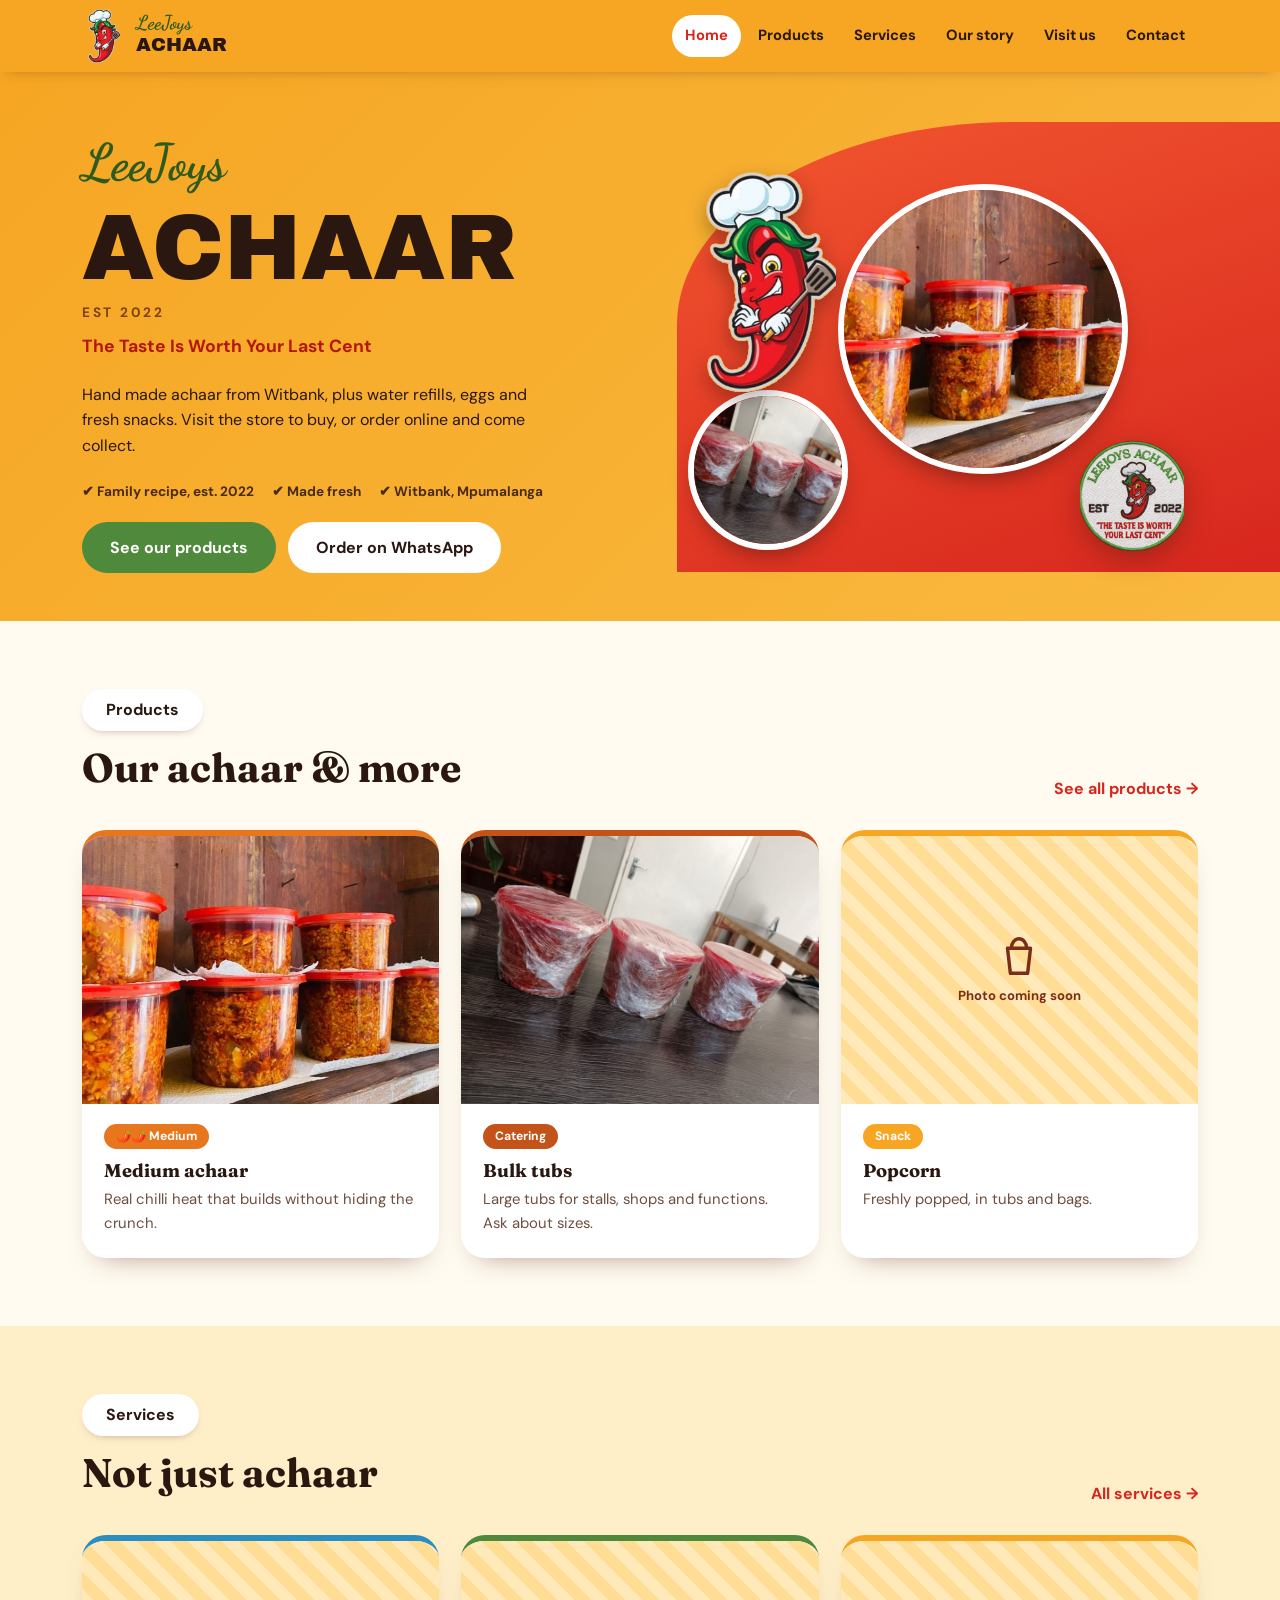
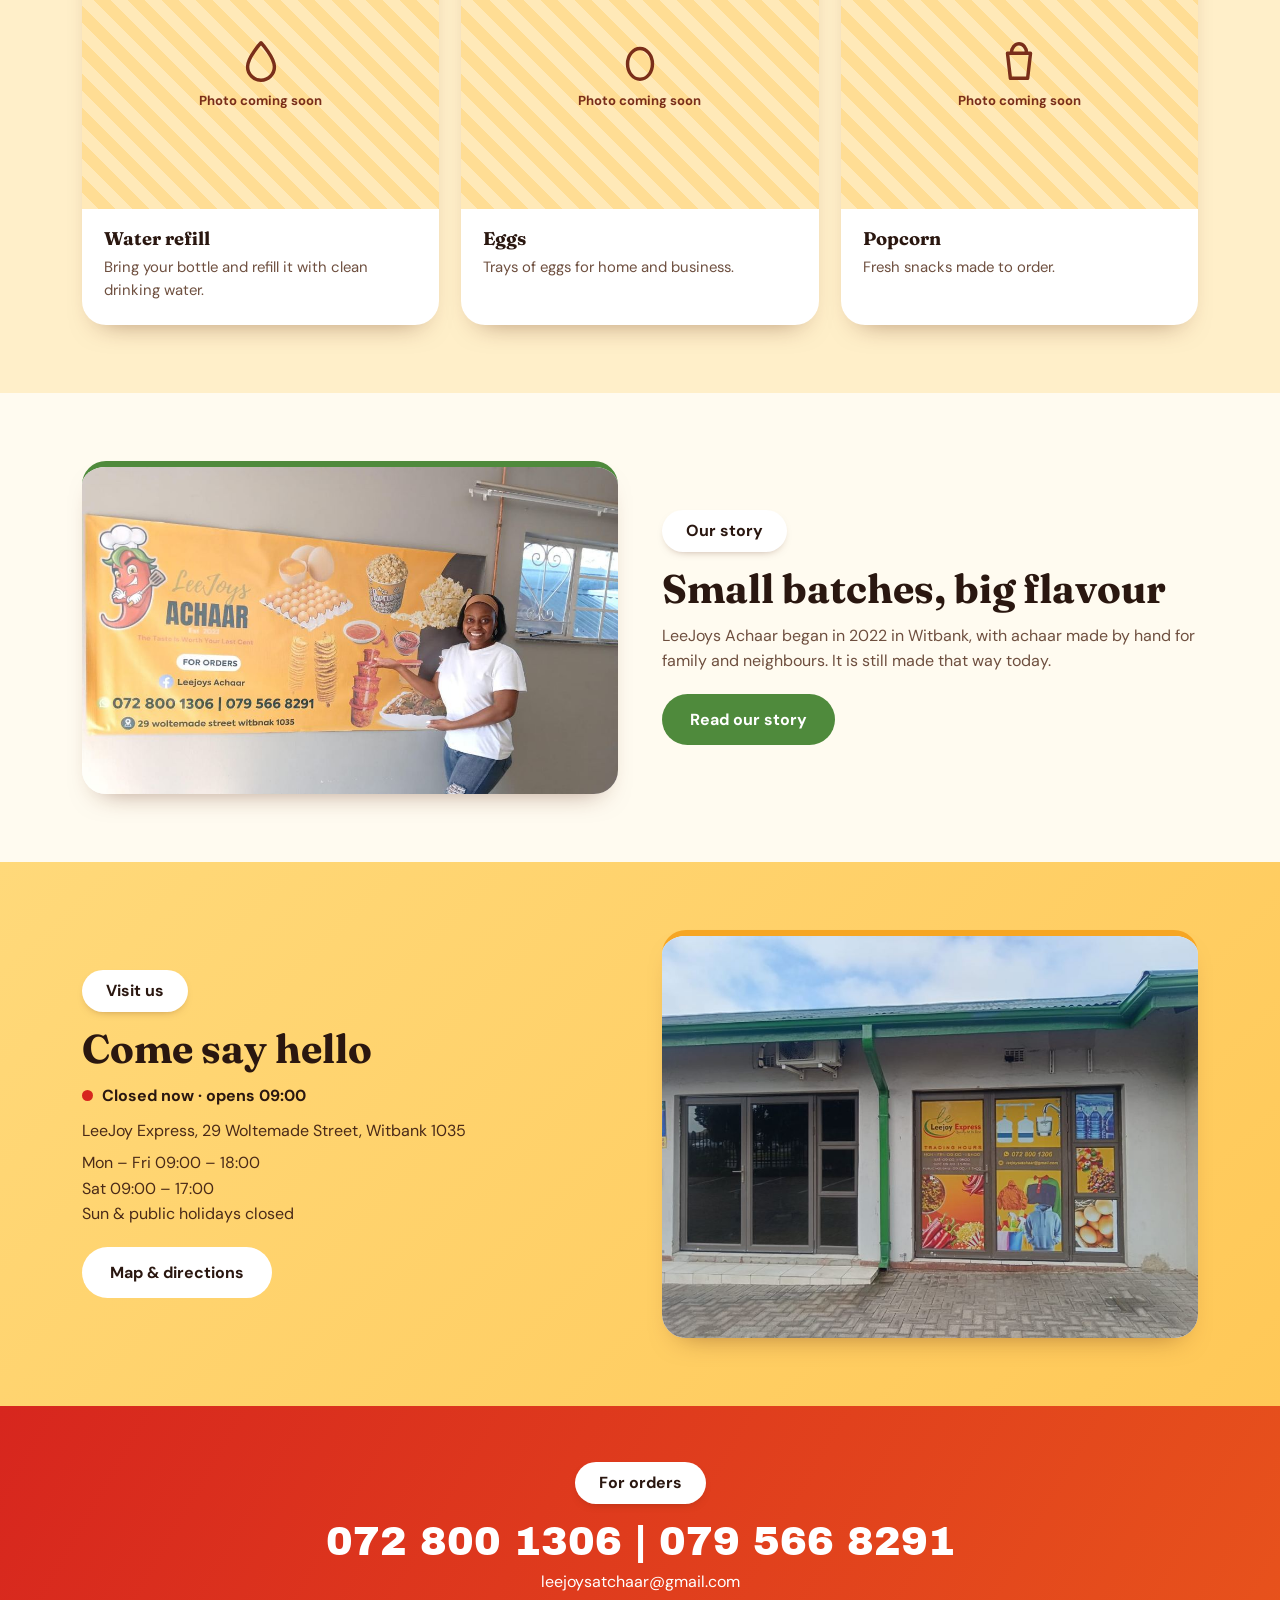
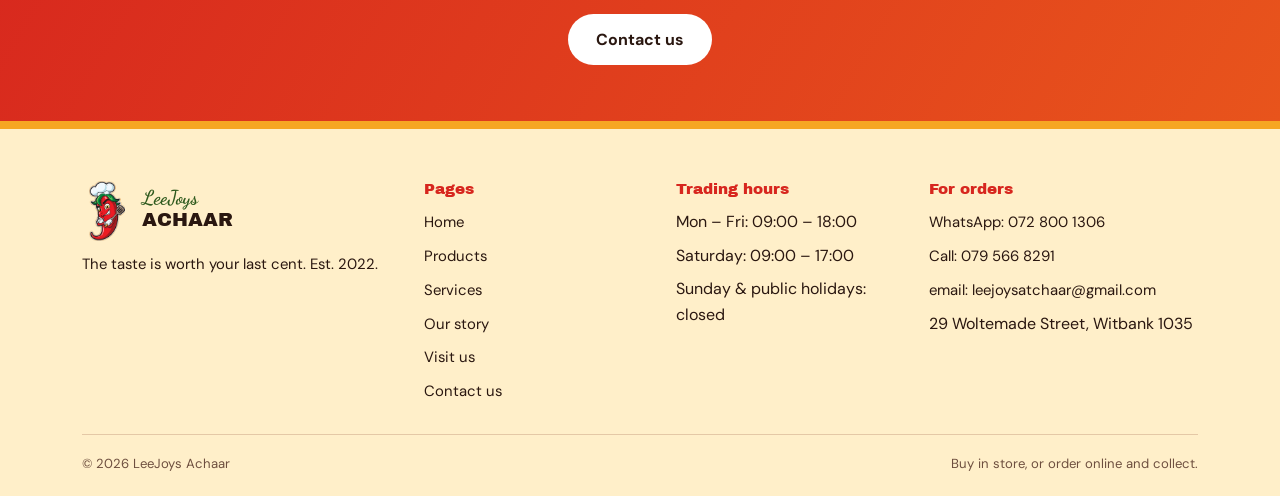
<file: index.html>
<!DOCTYPE html>
<html lang="en">
<head>
    <meta charset="UTF-8">
    <meta name="viewport" content="width=device-width, initial-scale=1, viewport-fit=cover">
    <title>LeeJoys Achaar — The taste is worth your last cent</title>
    <link href="https://fonts.googleapis.com/css2?family=Archivo+Black&family=Fraunces:opsz,wght@9..144,600;9..144,700&family=Dancing+Script:wght@600;700&family=DM+Sans:wght@400;500;700&display=swap" rel="stylesheet">
    <link rel="icon" href="images/mascot.png">
    <link rel="stylesheet" href="css/styles.css">
</head>
<body>
    <nav class="nav">
        <div class="wrap nav-in">
            <a class="logo" href="index.html">
                <img src="images/mascot.png" alt="LeeJoys Achaar chilli chef logo">
                <div>
                    <b>LeeJoys</b>
                    <span>ACHAAR</span>
                </div>
            </a>

            <ul class="links" id="links">
                <li><a href="index.html" class="on" aria-current="page">Home</a></li>
                <li><a href="products.html">Products</a></li>
                <li><a href="services.html">Services</a></li>
                <li><a href="story.html">Our story</a></li>
                <li><a href="visit.html">Visit us</a></li>
                <li><a href="contact.html">Contact</a></li>
            </ul>

            <button class="burger" id="burger" aria-label="Menu" aria-expanded="false">☰</button>
        </div>
    </nav>

    <main class="page" id="main">
        <section class="hero">
            <div class="wrap hero-g">
                <div>
                    <!-- <span class="htag">
                        <i></i>Small-batch &amp; handmade in Witbank
                    </span> -->
                    <span class="script">LeeJoys</span>
                    <h1>ACHAAR</h1>
                    <div class="est">EST 2022</div>
                    <p class="tagline">The Taste Is Worth Your Last Cent</p>

                    <p style="max-width:44ch;margin-bottom:22px">Hand made achaar from Witbank, plus water refills, eggs and fresh snacks. Visit the store to buy, or order online and come collect.</p>

                    <div class="trust">
                        <span>✔ Family recipe, est. 2022</span>
                        <span>✔ Made fresh</span>
                        <span>✔ Witbank, Mpumalanga</span>
                    </div>

                    <p style="display:none"></p>

                    <div class="btns">
                        <a class="btn b-brown" href="products.html">See our products</a>
                        <a class="btn b-white" href="https://wa.me/27728001306?text=Hi%20LeeJoys%20Achaar%2C%20I%27d%20like%20to%20place%20an%20order." target="_blank" rel="noopener">Order on WhatsApp</a>
                    </div>
                </div>

                <div class="bw">
                    <div class="blob"></div>
                    <div class="circ c1">
                        <img src="images/main.jpg" alt="Tubs of LeeJoys Achaar">
                    </div>
                    <div class="circ c2">
                        <img src="images/bulk.jpg" alt="Wrapped bulk achaar tubs">
                    </div>
                    <img class="mas" src="images/mascot.png" alt="">
                    <img class="seal" src="images/patch.png" alt="LeeJoys Achaar est. 2022 badge">
                </div>
            </div>
        </section>

        <section class="sec">
            <div class="wrap">
                <div class="head">
                    <div>
                        <span class="pill">Products</span>
                        <h2 class="h2">Our achaar &amp; more</h2>
                    </div>
                    <a class="more" href="products.html">See all products →</a>
                </div>

                <div class="grid g3" id="hp-prod">
                    <div class="card" style="--c:#E8761C">
                        <div class="ph">
                            <img src="images/main.jpg" alt="Medium achaar">
                        </div>
                        <div class="bd">
                            <span class="tag">🌶️🌶️ Medium</span>
                            <h3>Medium achaar</h3>
                            <p>Real chilli heat that builds without hiding the crunch.</p>
                        </div>
                    </div>

                    <div class="card" style="--c:var(--brown)">
                        <div class="ph">
                            <img src="images/bulk.jpg" alt="Bulk tubs">
                        </div>
                        <div class="bd">
                            <span class="tag">Catering</span>
                            <h3>Bulk tubs</h3>
                            <p>Large tubs for stalls, shops and functions. Ask about sizes.</p>
                        </div>
                    </div>

                    <div class="card" style="--c:var(--orange)">
                        <div class="ph">
                            <div class="soon">
                                <svg viewBox="0 0 24 24" fill="none" stroke="currentColor" stroke-width="1.8" stroke-linecap="round" stroke-linejoin="round">
                                    <path d="M6 8h12l-1.500 13h-9zM8 8c0-3 2-5 4-5s4 2 4 5"/>
                                </svg>
                                Photo coming soon
                            </div>
                        </div>
                        <div class="bd">
                            <span class="tag">Snack</span>
                            <h3>Popcorn</h3>
                            <p>Freshly popped, in tubs and bags.</p>
                        </div>
                    </div>
                </div>
            </div>
        </section>

        <section class="sec alt">
            <div class="wrap">
                <div class="head">
                    <div>
                        <span class="pill">Services</span>
                        <h2 class="h2">Not just achaar</h2>
                    </div>
                    <a class="more" href="services.html">All services →</a>
                </div>

                <div class="grid g3" id="hp-serv">
                    <div class="card" style="--c:#2A8FBF">
                        <div class="ph">
                            <div class="soon">
                                <svg viewBox="0 0 24 24" fill="none" stroke="currentColor" stroke-width="1.8" stroke-linecap="round" stroke-linejoin="round">
                                    <path d="M12 2.500S5 10 5 15a7 7 0 0014 0c0-5-7-12.500-7-12.500z"/>
                                </svg>
                                Photo coming soon
                            </div>
                        </div>
                        <div class="bd">
                            <h3>Water refill</h3>
                            <p>Bring your bottle and refill it with clean drinking water.</p>
                        </div>
                    </div>

                    <div class="card" style="--c:var(--green)">
                        <div class="ph">
                            <div class="soon">
                                <svg viewBox="0 0 24 24" fill="none" stroke="currentColor" stroke-width="1.8" stroke-linecap="round" stroke-linejoin="round">
                                    <ellipse cx="12" cy="13.500" rx="6.500" ry="8"/>
                                </svg>
                                Photo coming soon
                            </div>
                        </div>
                        <div class="bd">
                            <h3>Eggs</h3>
                            <p>Trays of eggs for home and business.</p>
                        </div>
                    </div>

                    <div class="card" style="--c:var(--orange)">
                        <div class="ph">
                            <div class="soon">
                                <svg viewBox="0 0 24 24" fill="none" stroke="currentColor" stroke-width="1.8" stroke-linecap="round" stroke-linejoin="round">
                                    <path d="M6 8h12l-1.500 13h-9zM8 8c0-3 2-5 4-5s4 2 4 5"/>
                                </svg>
                                Photo coming soon
                            </div>
                        </div>
                        <div class="bd">
                            <h3>Popcorn <!--&amp; potato twisters--></h3>
                            <p>Fresh snacks made to order.</p>
                        </div>
                    </div>
                </div>
            </div>
        </section>

        <section class="sec">
            <div class="wrap split">
                <div class="card" style="--c:var(--green)">
                    <img src="images/owner.jpg" alt="LeeJoys Achaar owner beside the shop banner">
                </div>

                <div>
                    <span class="pill">Our story</span>
                    <h2 class="h2">Small batches, big flavour</h2>
                    <p class="lead">LeeJoys Achaar began in 2022 in Witbank, with achaar made by hand for family and neighbours. It is still made that way today.</p>
                    <a class="btn b-green" href="story.html" style="margin-top:8px">Read our story</a>
                </div>
            </div>
        </section>

        <section class="sec brownbox">
            <div class="wrap split">
                <div>
                    <span class="pill">Visit us</span>
                    <h2 class="h2">Come say hello</h2>

                    <div class="status">
                        <span class="dot" data-dot></span>
                        <span data-st>Checking hours…</span>
                    </div>

                    <p class="lead" style="margin-bottom:6px">LeeJoy Express, 29 Woltemade Street, Witbank 1035</p>
                    <p class="lead">Mon – Fri 09:00 – 18:00
                        <br>Sat 09:00 – 17:00
                        <br>Sun &amp; public holidays closed</p>
                    <a class="btn b-white" href="visit.html" style="margin-top:8px">Map &amp; directions</a>
                </div>

                <div class="card" style="--c:var(--orange)">
                    <img src="images/store.jpg" alt="LeeJoy Express shopfront">
                </div>
            </div>
        </section>

        <section class="band">
            <div class="wrap">
                <span class="pill">For orders</span>
                <div class="nums">
                    <a href="tel:+27728001306">072 800 1306</a> |
                    <a href="tel:+27795668291">079 566 8291</a>
                </div>
                <p style="margin:0 0 20px">leejoysatchaar@gmail.com</p>
                <a class="btn b-white" href="contact.html">Contact us</a>
            </div>
        </section>
    </main>

    <footer>
        <div class="wrap">
            <div class="fg">
                <div>
                    <div class="logo" style="margin-bottom:12px">
                        <img src="images/mascot.png" alt="" style="width:50px;height:60px">
                        <div>
                            <b style="color:#2F5A1E">LeeJoys</b>
                            <span style="color:var(--fx)">ACHAAR</span>
                        </div>
                    </div>
                    <p style="font-size:.93rem;max-width:30ch">The taste is worth your last cent. Est. 2022.</p>
                </div>

                <div>
                    <h4>Pages</h4>
                    <ul>
                        <li><a href="index.html">Home</a></li>
                        <li><a href="products.html">Products</a></li>
                        <li><a href="services.html">Services</a></li>
                        <li><a href="story.html">Our story</a></li>
                        <li><a href="visit.html">Visit us</a></li>
                        <li><a href="contact.html">Contact us</a></li>
                    </ul>
                </div>

                <div>
                    <h4>Trading hours</h4>
                    <ul>
                        <li>Mon – Fri: 09:00 – 18:00</li>
                        <li>Saturday: 09:00 – 17:00</li>
                        <li>Sunday &amp; public holidays: closed</li>
                    </ul>
                </div>

                <div>
                    <h4>For orders</h4>
                    <ul>
                        <li><a href="https://wa.me/27728001306">WhatsApp: 072 800 1306</a></li>
                        <li><a href="tel:+27795668291">Call: 079 566 8291</a></li>
                        <li><a href="mailto:leejoysatchaar@gmail.com">email: leejoysatchaar@gmail.com</a></li>
                        <li>29 Woltemade Street, Witbank 1035</li>
                    </ul>
                </div>
            </div>

            <div class="fb">
                <span>© 2026 LeeJoys Achaar</span>
                <span>Buy in store, or order online and collect.</span>
            </div>
        </div>
    </footer>

    <!-- <a class="wa" href="https://wa.me/27728001306" target="_blank" rel="noopener" aria-label="WhatsApp us">
        <svg viewBox="0 0 24 24" fill="currentColor">
            <path d="M12 2a10 10 0 00-8.6 15L2 22l5.1-1.3A10 10 0 1012 2zm5 13.6c-.2.6-1.2 1.1-1.7 1.2-.4.1-1 .1-1.6-.1-2.8-1.1-4.500-3.800-4.600-4-.1-.2-1-1.300-1-2.500s.6-1.800.9-2h.5c.2 0 .4 0 .6.5l.8 2-.3.5-.4.4c.2.4 1 1.800 2.500 2.500l.8-1c.2-.3.4-.2.6-.1l1.900.9c.3.1.5.2.5.3z"/>
        </svg>
    </a> -->

    <script src="js/main.js"></script>
</body>
</html>
</file>
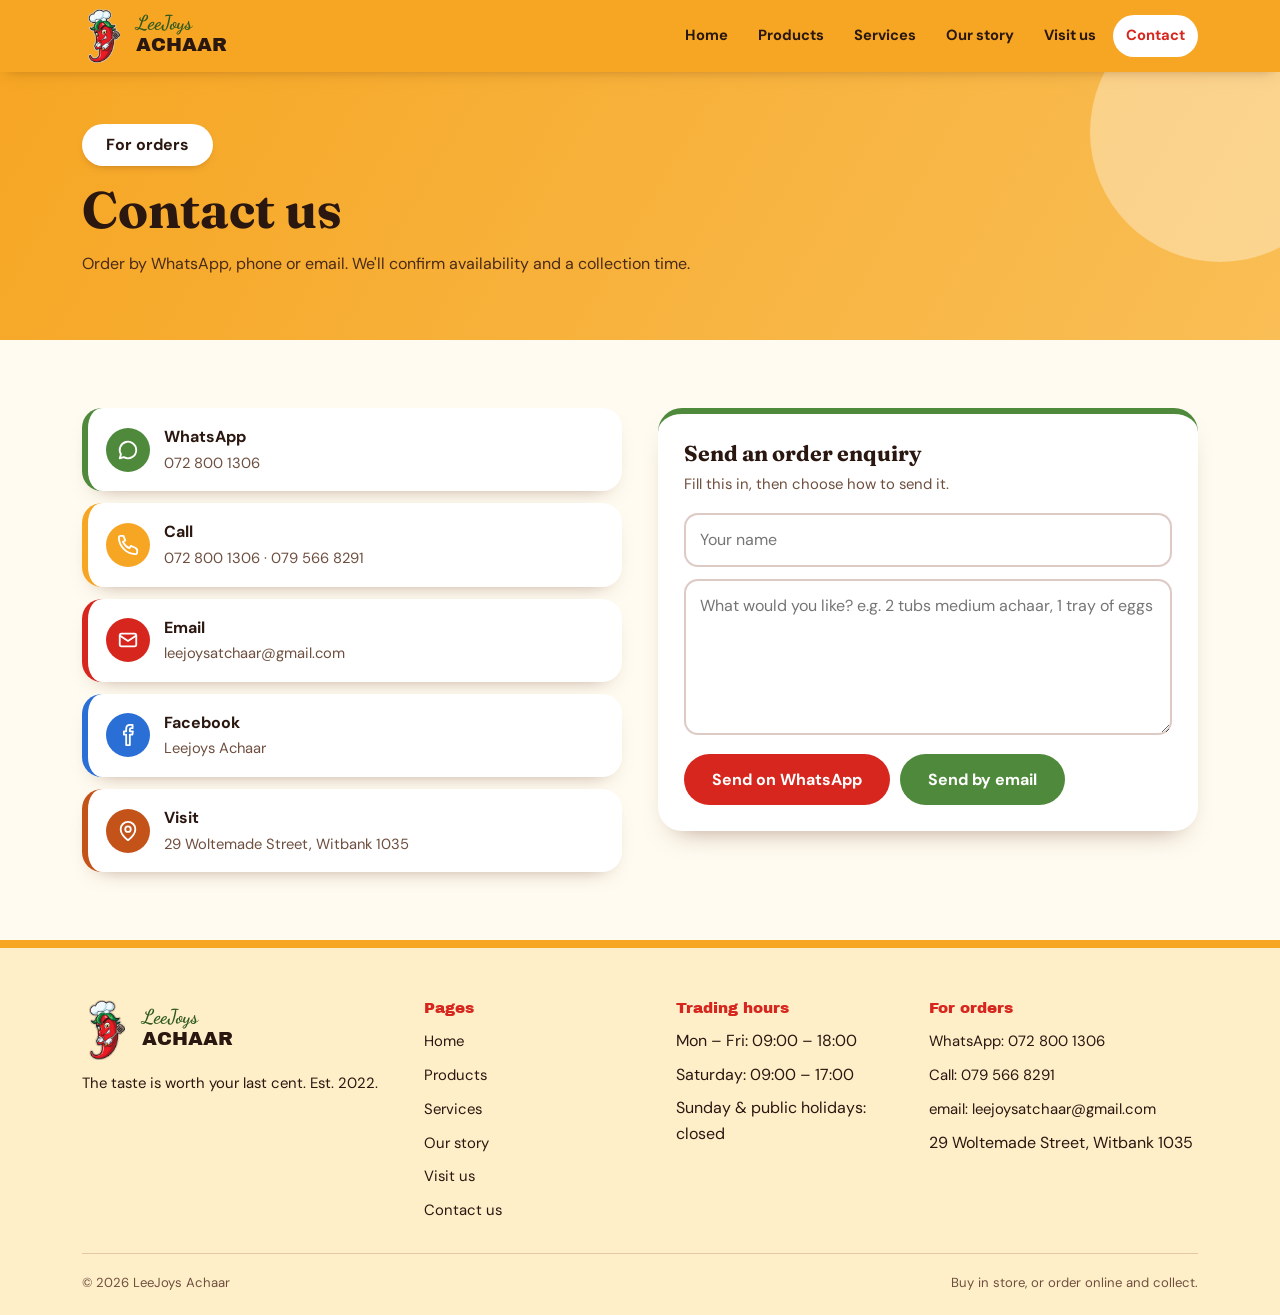
<file: contact.html>
<!DOCTYPE html>
<html lang="en">
<head>
    <meta charset="UTF-8">
    <meta name="viewport" content="width=device-width, initial-scale=1, viewport-fit=cover">
    <title>Contact us — LeeJoys Achaar</title>
    <link href="https://fonts.googleapis.com/css2?family=Archivo+Black&family=Fraunces:opsz,wght@9..144,600;9..144,700&family=Dancing+Script:wght@600;700&family=DM+Sans:wght@400;500;700&display=swap" rel="stylesheet">
    <link rel="icon" href="images/mascot.png">
    <link rel="stylesheet" href="css/styles.css">
</head>
<body>
    <nav class="nav">
        <div class="wrap nav-in">
            <a class="logo" href="index.html">
                <img src="images/mascot.png" alt="LeeJoys Achaar chilli chef logo">
                <div>
                    <b>LeeJoys</b>
                    <span>ACHAAR</span>
                </div>
            </a>

            <ul class="links" id="links">
                <li><a href="index.html">Home</a></li>
                <li><a href="products.html">Products</a></li>
                <li><a href="services.html">Services</a></li>
                <li><a href="story.html">Our story</a></li>
                <li><a href="visit.html">Visit us</a></li>
                <li><a href="contact.html" class="on" aria-current="page">Contact</a></li>
            </ul>

            <button class="burger" id="burger" aria-label="Menu" aria-expanded="false">☰</button>
        </div>
    </nav>

    <main class="page" id="main">
        <section class="ph-hero">
            <div class="wrap">
                <span class="pill">For orders</span>
                <h1 class="h2" style="font-size:clamp(2rem,5vw,3.2rem)">Contact us</h1>
                <p class="lead" style="color:#4a2a18">Order by WhatsApp, phone or email. We'll confirm availability and a collection time.</p>
            </div>
        </section>

        <section class="sec">
            <div class="wrap split" style="align-items:start;gap:36px">
                <div class="rows" id="ct-rows">
                    <a class="row" style="--c:var(--green)" href="https://wa.me/27728001306" target="_blank" rel="noopener">
                        <i>
                            <svg viewBox="0 0 24 24" fill="none" stroke="currentColor" stroke-width="2" stroke-linecap="round" stroke-linejoin="round">
                                <path d="M21 12a9 9 0 01-13.500 7.800L3 21l1.300-4.400A9 9 0 1121 12z"/>
                            </svg>
                        </i>
                        <div>
                            <b>WhatsApp</b>
                            <span>072 800 1306</span>
                        </div>
                    </a>

                    <a class="row" style="--c:var(--orange)" href="tel:+27728001306">
                        <i>
                            <svg viewBox="0 0 24 24" fill="none" stroke="currentColor" stroke-width="2" stroke-linecap="round" stroke-linejoin="round">
                                <path d="M22 17v3a2 2 0 01-2.200 2A19 19 0 012 4.200 2 2 0 014 2h3l2 5-2.500 1.500a14 14 0 007 7L15 13l5 2z"/>
                            </svg>
                        </i>
                        <div>
                            <b>Call</b>
                            <span>072 800 1306 · 079 566 8291</span>
                        </div>
                    </a>

                    <a class="row" style="--c:var(--red)" href="mailto:leejoysatchaar@gmail.com">
                        <i>
                            <svg viewBox="0 0 24 24" fill="none" stroke="currentColor" stroke-width="2" stroke-linecap="round" stroke-linejoin="round">
                                <rect x="3" y="5" width="18" height="14" rx="2"/>
                                <path d="M3 7l9 6 9-6"/>
                            </svg>
                        </i>
                        <div>
                            <b>Email</b>
                            <span>leejoysatchaar@gmail.com</span>
                        </div>
                    </a>

                    <a class="row" style="--c:#2A6FD6" href="https://www.facebook.com/profile.php?id=100091390684031" target="_blank" rel="noopener">
                        <i>
                            <svg viewBox="0 0 24 24" fill="none" stroke="currentColor" stroke-width="2" stroke-linecap="round" stroke-linejoin="round">
                                <path d="M14 8V6c0-1 .3-1.500 1.600-1.500H17V1h-2.800C11 1 10 3 10 5.500V8H7.500v3.500H10V23h4V11.500h2.800L17.300 8z"/>
                            </svg>
                        </i>
                        <div>
                            <b>Facebook</b>
                            <span>Leejoys Achaar</span>
                        </div>
                    </a>

                    <a class="row" style="--c:var(--brown)" href="visit.html">
                        <i>
                            <svg viewBox="0 0 24 24" fill="none" stroke="currentColor" stroke-width="2" stroke-linecap="round" stroke-linejoin="round">
                                <path d="M12 22s8-6 8-12a8 8 0 00-16 0c0 6 8 12 8 12z"/>
                                <circle cx="12" cy="10" r="3"/>
                            </svg>
                        </i>
                        <div>
                            <b>Visit</b>
                            <span>29 Woltemade Street, Witbank 1035</span>
                        </div>
                    </a>
                </div>

                <div class="card" style="--c:var(--green)">
                    <div class="bd" style="padding:26px">
                        <h3 style="font-size:1.35rem;margin-bottom:6px">Send an order enquiry</h3>
                        <p style="margin-bottom:16px">Fill this in, then choose how to send it.</p>

                        <input class="field" id="fName" placeholder="Your name" autocomplete="name">

                        <textarea class="field" id="fMsg" rows="5" placeholder="What would you like? e.g. 2 tubs medium achaar, 1 tray of eggs"></textarea>

                        <div style="display:flex;flex-wrap:wrap;gap:10px">
                            <button class="btn b-red" id="sendWa">Send on WhatsApp</button>
                            <button class="btn b-brown" id="sendMail">Send by email</button>
                        </div>
                    </div>
                </div>
            </div>
        </section>
    </main>

    <footer>
        <div class="wrap">
            <div class="fg">
                <div>
                    <div class="logo" style="margin-bottom:12px">
                        <img src="images/mascot.png" alt="" style="width:50px;height:60px">
                        <div>
                            <b style="color:#2F5A1E">LeeJoys</b>
                            <span style="color:var(--fx)">ACHAAR</span>
                        </div>
                    </div>
                    <p style="font-size:.93rem;max-width:30ch">The taste is worth your last cent. Est. 2022.</p>
                </div>

                <div>
                    <h4>Pages</h4>
                    <ul>
                        <li><a href="index.html">Home</a></li>
                        <li><a href="products.html">Products</a></li>
                        <li><a href="services.html">Services</a></li>
                        <li><a href="story.html">Our story</a></li>
                        <li><a href="visit.html">Visit us</a></li>
                        <li><a href="contact.html">Contact us</a></li>
                    </ul>
                </div>

                <div>
                    <h4>Trading hours</h4>
                    <ul>
                        <li>Mon – Fri: 09:00 – 18:00</li>
                        <li>Saturday: 09:00 – 17:00</li>
                        <li>Sunday &amp; public holidays: closed</li>
                    </ul>
                </div>

                <div>
                    <h4>For orders</h4>
                    <ul>
                        <li><a href="https://wa.me/27728001306">WhatsApp: 072 800 1306</a></li>
                        <li><a href="tel:+27795668291">Call: 079 566 8291</a></li>
                        <li><a href="mailto:leejoysatchaar@gmail.com">email: leejoysatchaar@gmail.com</a></li>
                        <li>29 Woltemade Street, Witbank 1035</li>
                    </ul>
                </div>
            </div>

            <div class="fb">
                <span>© 2026 LeeJoys Achaar</span>
                <span>Buy in store, or order online and collect.</span>
            </div>
        </div>
    </footer>
<!-- 
    <a class="wa" href="https://wa.me/27728001306" target="_blank" rel="noopener" aria-label="WhatsApp us">
        <svg viewBox="0 0 24 24" fill="currentColor">
            <path d="M12 2a10 10 0 00-8.6 15L2 22l5.1-1.3A10 10 0 1012 2zm5 13.6c-.2.6-1.2 1.1-1.7 1.2-.4.1-1 .1-1.6-.1-2.8-1.1-4.500-3.800-4.600-4-.1-.2-1-1.300-1-2.500s.6-1.800.9-2h.5c.2 0 .4 0 .6.5l.8 2-.3.5-.4.4c.2.4 1 1.800 2.500 2.500l.8-1c.2-.3.4-.2.6-.1l1.900.9c.3.1.5.2.5.3z"/>
        </svg>
    </a> -->

    <script src="js/main.js"></script>
</body>
</html>
</file>
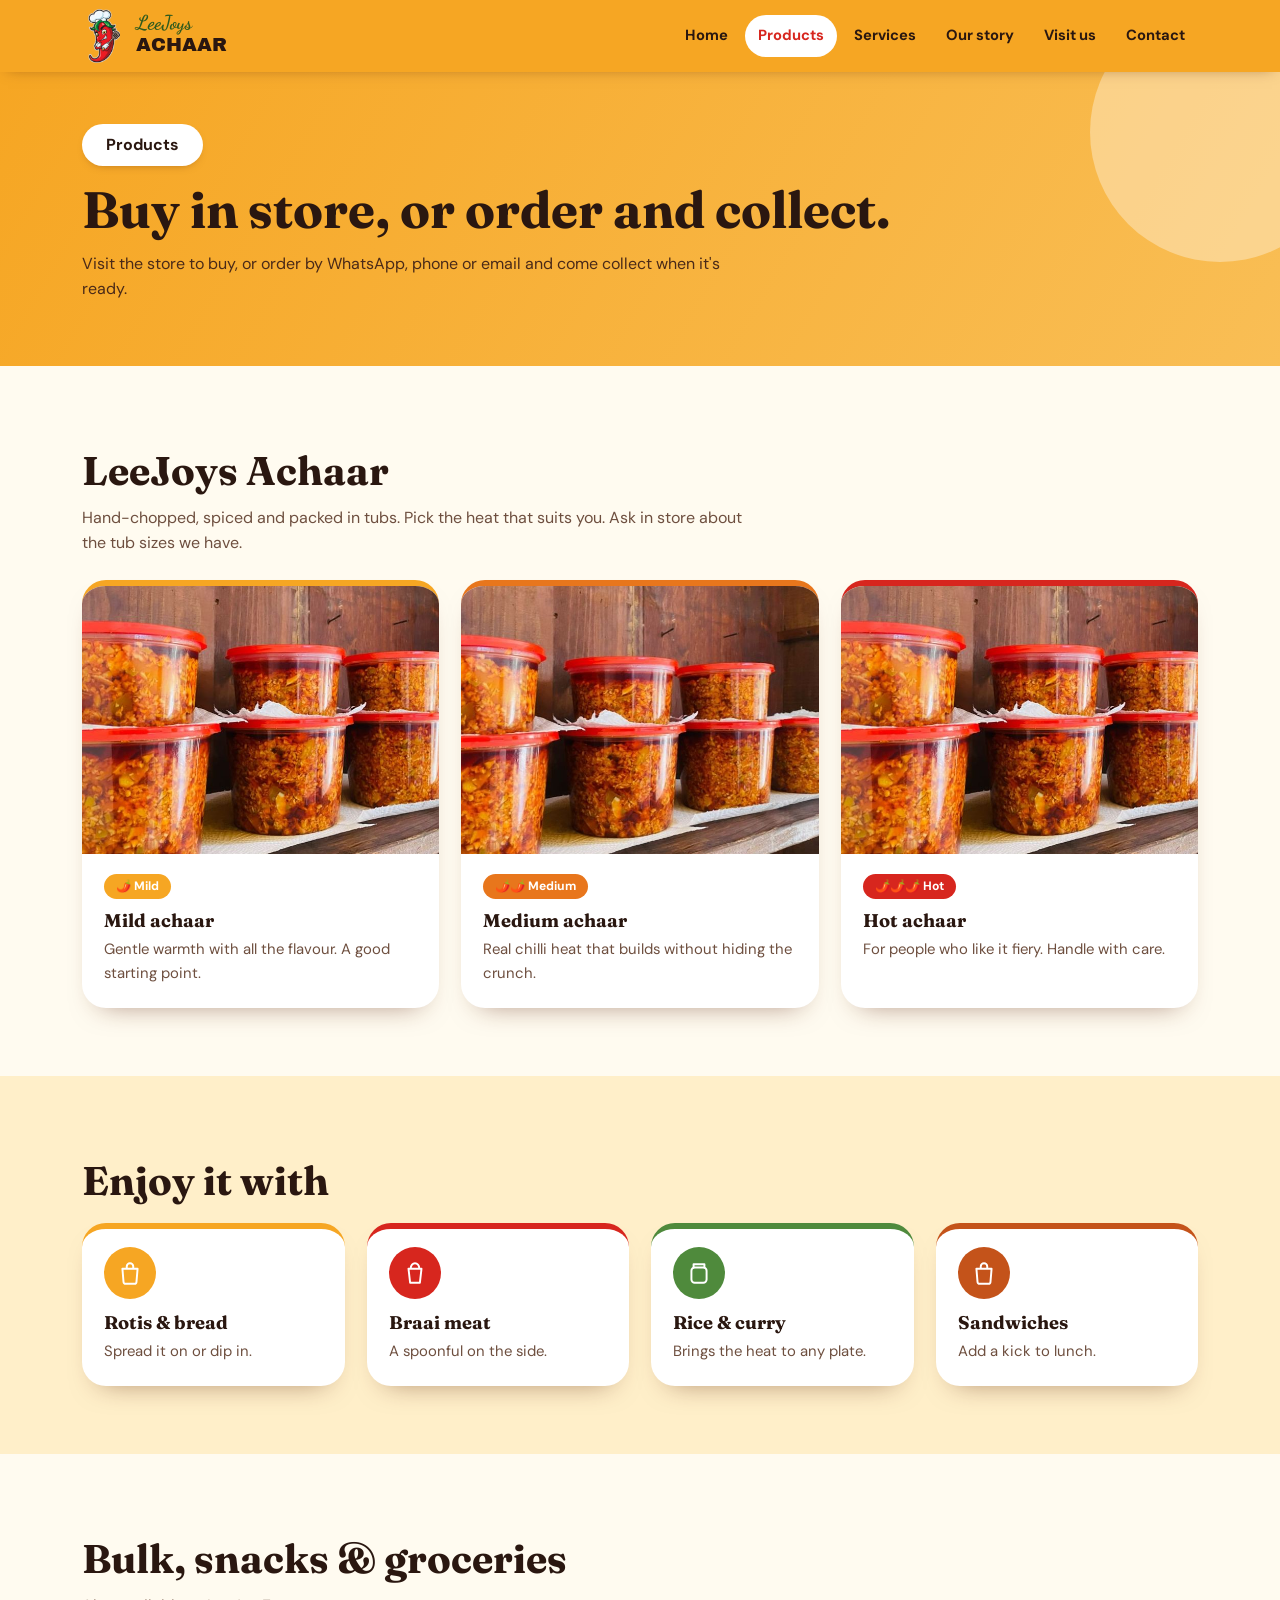
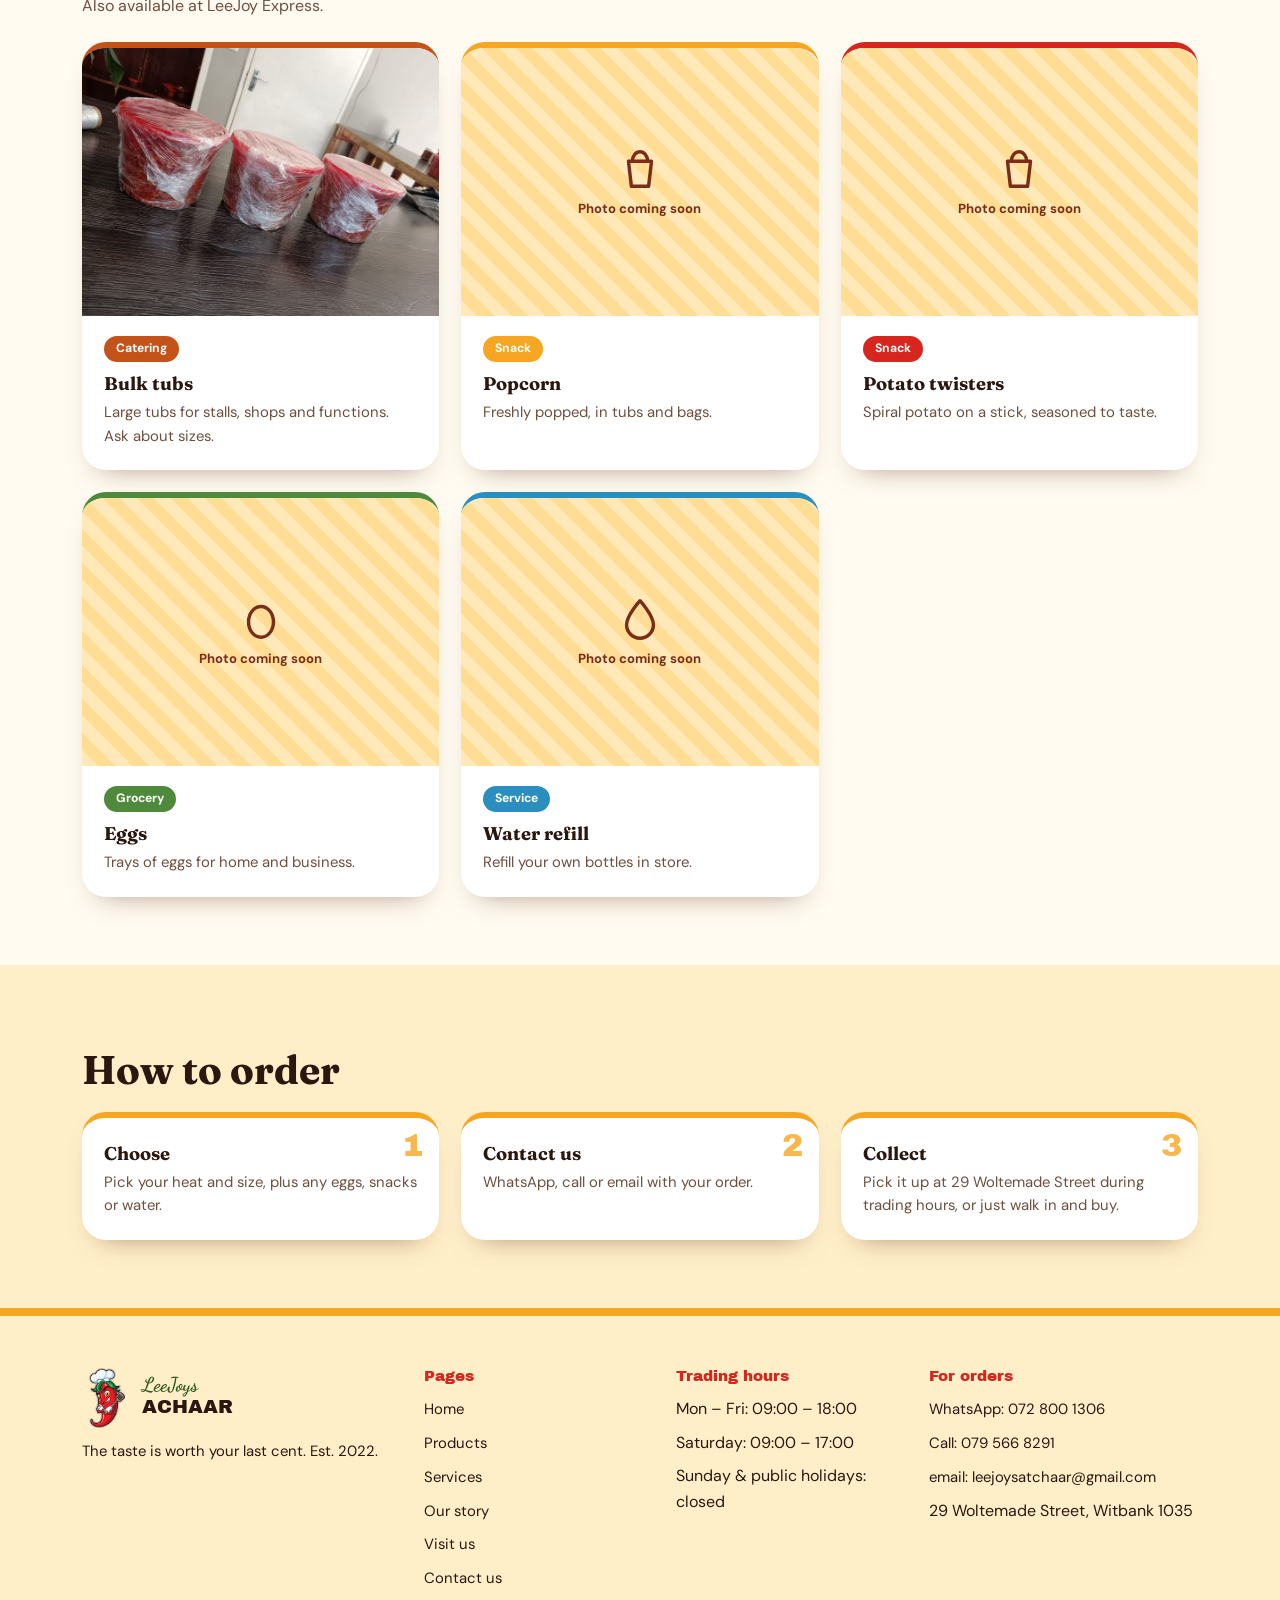
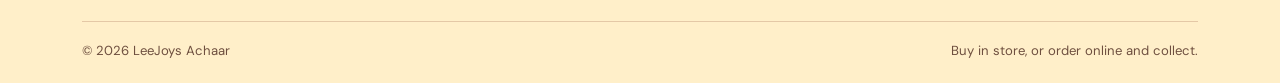
<file: products.html>
<!DOCTYPE html>
<html lang="en">
<head>
    <meta charset="UTF-8">
    <meta name="viewport" content="width=device-width, initial-scale=1, viewport-fit=cover">
    <title>Products — LeeJoys Achaar</title>
    <link href="https://fonts.googleapis.com/css2?family=Archivo+Black&family=Fraunces:opsz,wght@9..144,600;9..144,700&family=Dancing+Script:wght@600;700&family=DM+Sans:wght@400;500;700&display=swap" rel="stylesheet">
    <link rel="icon" href="images/mascot.png">
    <link rel="stylesheet" href="css/styles.css">
</head>
<body>
    <nav class="nav">
        <div class="wrap nav-in">
            <a class="logo" href="index.html">
                <img src="images/mascot.png" alt="LeeJoys Achaar chilli chef logo">
                <div>
                    <b>LeeJoys</b>
                    <span>ACHAAR</span>
                </div>
            </a>

            <ul class="links" id="links">
                <li><a href="index.html">Home</a></li>
                <li><a href="products.html" class="on" aria-current="page">Products</a></li>
                <li><a href="services.html">Services</a></li>
                <li><a href="story.html">Our story</a></li>
                <li><a href="visit.html">Visit us</a></li>
                <li><a href="contact.html">Contact</a></li>
            </ul>

            <button class="burger" id="burger" aria-label="Menu" aria-expanded="false">☰</button>
        </div>
    </nav>

    <main class="page" id="main">
        <section class="ph-hero">
            <div class="wrap">
                <span class="pill">Products</span>
                <h1 class="h2" style="font-size:clamp(2rem,5vw,3.2rem)">Buy in store, or order and collect.</h1>
                <p class="lead" style="color:#4a2a18">Visit the store to buy, or order by WhatsApp, phone or email and come collect when it's ready.</p>
            </div>
        </section>

        <section class="sec">
            <div class="wrap">
                <h2 class="h2">LeeJoys Achaar</h2>
                <p class="lead" style="margin-bottom:24px">Hand-chopped, spiced and packed in tubs. Pick the heat that suits you. Ask in store about the tub sizes we have.</p>

                <div class="grid g3" id="pg-heat">
                    <div class="card" style="--c:var(--orange)">
                        <div class="ph">
                            <img src="images/shelf.jpg" alt="Mild achaar">
                        </div>
                        <div class="bd">
                            <span class="tag">🌶️ Mild</span>
                            <h3>Mild achaar</h3>
                            <p>Gentle warmth with all the flavour. A good starting point.</p>
                        </div>
                    </div>

                    <div class="card" style="--c:#E8761C">
                        <div class="ph">
                            <img src="images/main.jpg" alt="Medium achaar">
                        </div>
                        <div class="bd">
                            <span class="tag">🌶️🌶️ Medium</span>
                            <h3>Medium achaar</h3>
                            <p>Real chilli heat that builds without hiding the crunch.</p>
                        </div>
                    </div>

                    <div class="card" style="--c:var(--red)">
                        <div class="ph">
                            <img src="images/shelf.jpg" alt="Hot achaar">
                        </div>
                        <div class="bd">
                            <span class="tag">🌶️🌶️🌶️ Hot</span>
                            <h3>Hot achaar</h3>
                            <p>For people who like it fiery. Handle with care.</p>
                        </div>
                    </div>
                </div>
            </div>
        </section>

        <section class="sec alt">
            <div class="wrap">
                <h2 class="h2">Enjoy it with</h2>

                <div class="grid g4" style="margin-top:18px" id="pg-with">
                    <div class="card" style="--c:var(--orange)">
                        <div class="bd">
                            <div class="ic" style="--c:var(--orange)">
                                <svg viewBox="0 0 24 24" fill="none" stroke="currentColor" stroke-width="1.8" stroke-linecap="round" stroke-linejoin="round">
                                    <path d="M5 8h14l-1 12a2 2 0 01-2 2H8a2 2 0 01-2-2zM9 8V6a3 3 0 016 0v2"/>
                                </svg>
                            </div>
                            <h3>Rotis & bread</h3>
                            <p>Spread it on or dip in.</p>
                        </div>
                    </div>

                    <div class="card" style="--c:var(--red)">
                        <div class="bd">
                            <div class="ic" style="--c:var(--red)">
                                <svg viewBox="0 0 24 24" fill="none" stroke="currentColor" stroke-width="1.8" stroke-linecap="round" stroke-linejoin="round">
                                    <path d="M6 8h12l-1.500 13h-9zM8 8c0-3 2-5 4-5s4 2 4 5"/>
                                </svg>
                            </div>
                            <h3>Braai meat</h3>
                            <p>A spoonful on the side.</p>
                        </div>
                    </div>

                    <div class="card" style="--c:var(--green)">
                        <div class="bd">
                            <div class="ic" style="--c:var(--green)">
                                <svg viewBox="0 0 24 24" fill="none" stroke="currentColor" stroke-width="1.8" stroke-linecap="round" stroke-linejoin="round">
                                    <rect x="5" y="7" width="14" height="14" rx="3"/>
                                    <path d="M7 7V4h10v3"/>
                                </svg>
                            </div>
                            <h3>Rice & curry</h3>
                            <p>Brings the heat to any plate.</p>
                        </div>
                    </div>

                    <div class="card" style="--c:var(--brown)">
                        <div class="bd">
                            <div class="ic" style="--c:var(--brown)">
                                <svg viewBox="0 0 24 24" fill="none" stroke="currentColor" stroke-width="1.8" stroke-linecap="round" stroke-linejoin="round">
                                    <path d="M5 8h14l-1 12a2 2 0 01-2 2H8a2 2 0 01-2-2zM9 8V6a3 3 0 016 0v2"/>
                                </svg>
                            </div>
                            <h3>Sandwiches</h3>
                            <p>Add a kick to lunch.</p>
                        </div>
                    </div>
                </div>
            </div>
        </section>

        <section class="sec">
            <div class="wrap">
                <h2 class="h2">Bulk, snacks &amp; groceries</h2>
                <p class="lead" style="margin-bottom:24px">Also available at LeeJoy Express.</p>

                <div class="grid g3" id="pg-more">
                    <div class="card" style="--c:var(--brown)">
                        <div class="ph">
                            <img src="images/bulk.jpg" alt="Bulk tubs">
                        </div>
                        <div class="bd">
                            <span class="tag">Catering</span>
                            <h3>Bulk tubs</h3>
                            <p>Large tubs for stalls, shops and functions. Ask about sizes.</p>
                        </div>
                    </div>

                    <div class="card" style="--c:var(--orange)">
                        <div class="ph">
                            <div class="soon">
                                <svg viewBox="0 0 24 24" fill="none" stroke="currentColor" stroke-width="1.8" stroke-linecap="round" stroke-linejoin="round">
                                    <path d="M6 8h12l-1.500 13h-9zM8 8c0-3 2-5 4-5s4 2 4 5"/>
                                </svg>
                                Photo coming soon
                            </div>
                        </div>
                        <div class="bd">
                            <span class="tag">Snack</span>
                            <h3>Popcorn</h3>
                            <p>Freshly popped, in tubs and bags.</p>
                        </div>
                    </div>

                    <div class="card" style="--c:var(--red)">
                        <div class="ph">
                            <div class="soon">
                                <svg viewBox="0 0 24 24" fill="none" stroke="currentColor" stroke-width="1.8" stroke-linecap="round" stroke-linejoin="round">
                                    <path d="M6 8h12l-1.500 13h-9zM8 8c0-3 2-5 4-5s4 2 4 5"/>
                                </svg>
                                Photo coming soon
                            </div>
                        </div>
                        <div class="bd">
                            <span class="tag">Snack</span>
                            <h3>Potato twisters</h3>
                            <p>Spiral potato on a stick, seasoned to taste.</p>
                        </div>
                    </div>

                    <div class="card" style="--c:var(--green)">
                        <div class="ph">
                            <div class="soon">
                                <svg viewBox="0 0 24 24" fill="none" stroke="currentColor" stroke-width="1.8" stroke-linecap="round" stroke-linejoin="round">
                                    <ellipse cx="12" cy="13.500" rx="6.500" ry="8"/>
                                </svg>
                                Photo coming soon
                            </div>
                        </div>
                        <div class="bd">
                            <span class="tag">Grocery</span>
                            <h3>Eggs</h3>
                            <p>Trays of eggs for home and business.</p>
                        </div>
                    </div>

                    <div class="card" style="--c:#2A8FBF">
                        <div class="ph">
                            <div class="soon">
                                <svg viewBox="0 0 24 24" fill="none" stroke="currentColor" stroke-width="1.8" stroke-linecap="round" stroke-linejoin="round">
                                    <path d="M12 2.500S5 10 5 15a7 7 0 0014 0c0-5-7-12.500-7-12.500z"/>
                                </svg>
                                Photo coming soon
                            </div>
                        </div>
                        <div class="bd">
                            <span class="tag">Service</span>
                            <h3>Water refill</h3>
                            <p>Refill your own bottles in store.</p>
                        </div>
                    </div>
                </div>
            </div>
        </section>

        <section class="sec alt">
            <div class="wrap">
                <h2 class="h2" style="margin-bottom:18px">How to order</h2>

                <div class="grid g3 steps" id="pg-steps">
                    <div class="card" style="--c:var(--orange)">
                        <div class="bd">
                            <h3>Choose</h3>
                            <p>Pick your heat and size, plus any eggs, snacks or water.</p>
                        </div>
                    </div>

                    <div class="card" style="--c:var(--orange)">
                        <div class="bd">
                            <h3>Contact us</h3>
                            <p>WhatsApp, call or email with your order.</p>
                        </div>
                    </div>

                    <div class="card" style="--c:var(--orange)">
                        <div class="bd">
                            <h3>Collect</h3>
                            <p>Pick it up at 29 Woltemade Street during trading hours, or just walk in and buy.</p>
                        </div>
                    </div>
                </div>
            </div>
        </section>
    </main>

    <footer>
        <div class="wrap">
            <div class="fg">
                <div>
                    <div class="logo" style="margin-bottom:12px">
                        <img src="images/mascot.png" alt="" style="width:50px;height:60px">
                        <div>
                            <b style="color:#2F5A1E">LeeJoys</b>
                            <span style="color:var(--fx)">ACHAAR</span>
                        </div>
                    </div>
                    <p style="font-size:.93rem;max-width:30ch">The taste is worth your last cent. Est. 2022.</p>
                </div>

                <div>
                    <h4>Pages</h4>
                    <ul>
                        <li><a href="index.html">Home</a></li>
                        <li><a href="products.html">Products</a></li>
                        <li><a href="services.html">Services</a></li>
                        <li><a href="story.html">Our story</a></li>
                        <li><a href="visit.html">Visit us</a></li>
                        <li><a href="contact.html">Contact us</a></li>
                    </ul>
                </div>

                <div>
                    <h4>Trading hours</h4>
                    <ul>
                        <li>Mon – Fri: 09:00 – 18:00</li>
                        <li>Saturday: 09:00 – 17:00</li>
                        <li>Sunday &amp; public holidays: closed</li>
                    </ul>
                </div>

                <div>
                    <h4>For orders</h4>
                    <ul>
                        <li><a href="https://wa.me/27728001306">WhatsApp: 072 800 1306</a></li>
                        <li><a href="tel:+27795668291">Call: 079 566 8291</a></li>
                        <li><a href="mailto:leejoysatchaar@gmail.com">email: leejoysatchaar@gmail.com</a></li>
                        <li>29 Woltemade Street, Witbank 1035</li>
                    </ul>
                </div>
            </div>

            <div class="fb">
                <span>© 2026 LeeJoys Achaar</span>
                <span>Buy in store, or order online and collect.</span>
            </div>
        </div>
    </footer>

    <!-- <a class="wa" href="https://wa.me/27728001306" target="_blank" rel="noopener" aria-label="WhatsApp us">
        <svg viewBox="0 0 24 24" fill="currentColor">
            <path d="M12 2a10 10 0 00-8.6 15L2 22l5.1-1.3A10 10 0 1012 2zm5 13.6c-.2.6-1.2 1.1-1.7 1.2-.4.1-1 .1-1.6-.1-2.8-1.1-4.500-3.800-4.600-4-.1-.2-1-1.300-1-2.500s.6-1.800.9-2h.5c.2 0 .4 0 .6.5l.8 2-.3.5-.4.4c.2.4 1 1.800 2.500 2.500l.8-1c.2-.3.4-.2.6-.1l1.900.9c.3.1.5.2.5.3z"/>
        </svg>
    </a> -->

    <script src="js/main.js"></script>
</body>
</html>
</file>
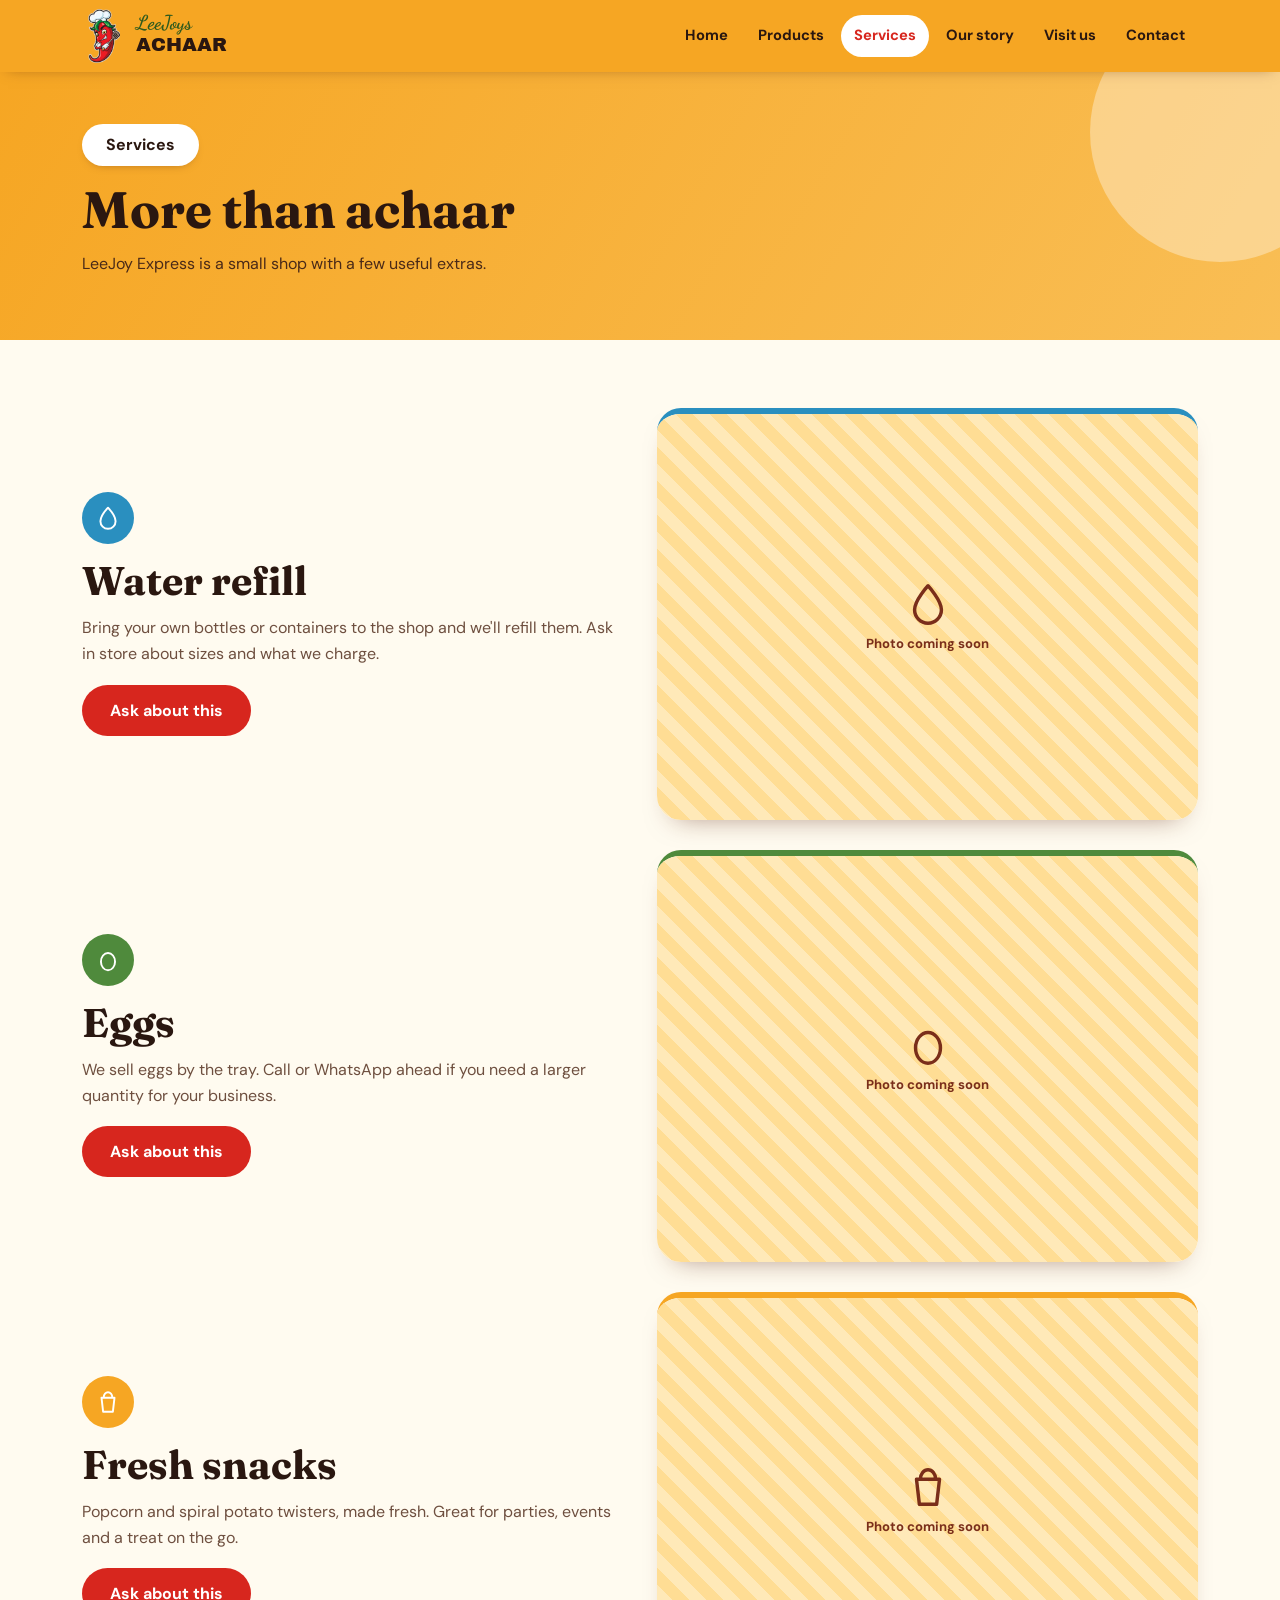
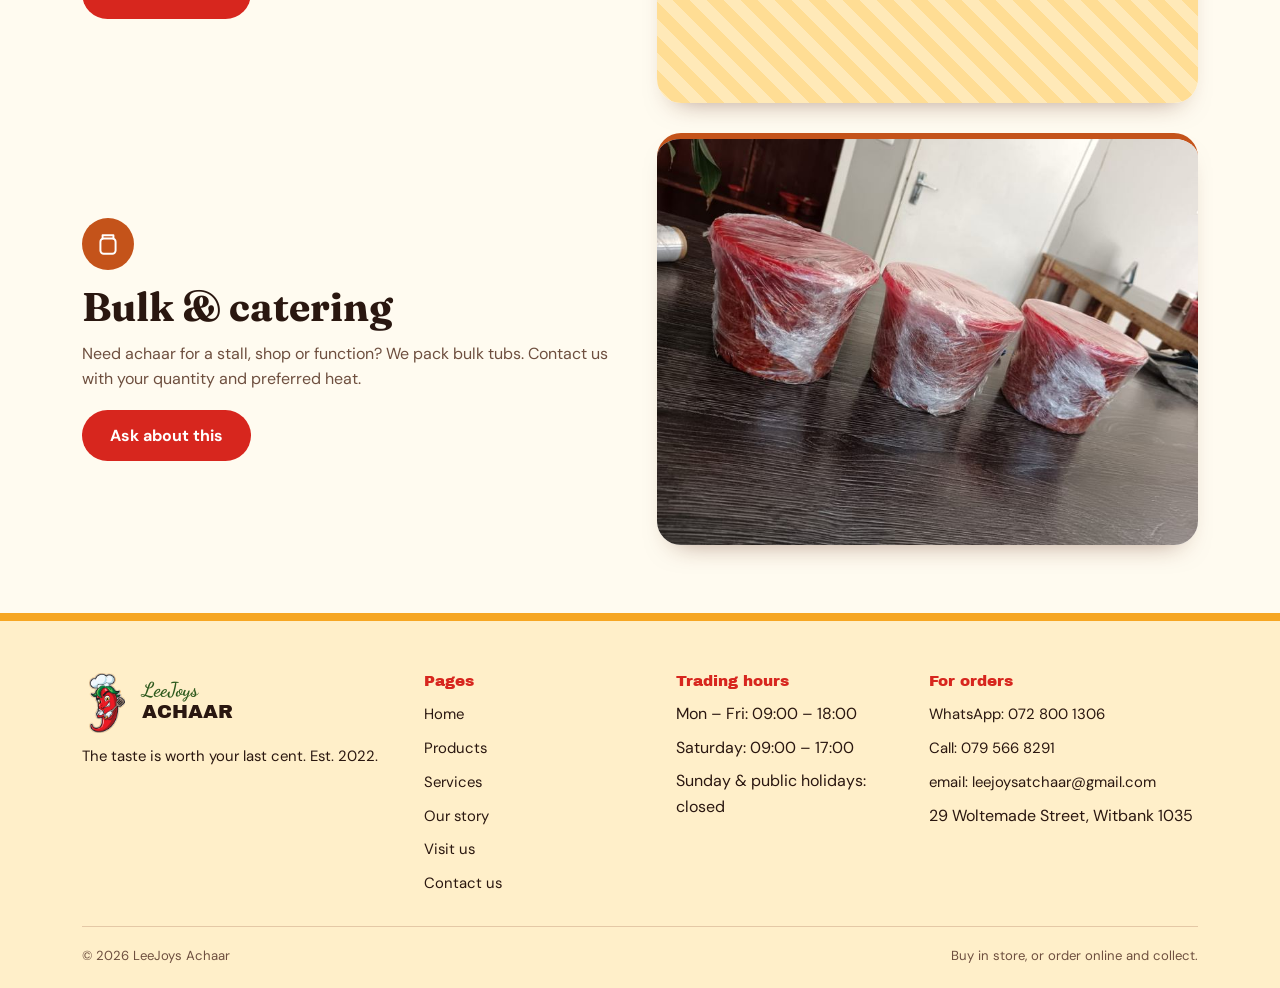
<file: services.html>
<!DOCTYPE html>
<html lang="en">
<head>
    <meta charset="UTF-8">
    <meta name="viewport" content="width=device-width, initial-scale=1, viewport-fit=cover">
    <title>Services — LeeJoys Achaar</title>
    <link href="https://fonts.googleapis.com/css2?family=Archivo+Black&family=Fraunces:opsz,wght@9..144,600;9..144,700&family=Dancing+Script:wght@600;700&family=DM+Sans:wght@400;500;700&display=swap" rel="stylesheet">
    <link rel="icon" href="images/mascot.png">
    <link rel="stylesheet" href="css/styles.css">
</head>
<body>
    <nav class="nav">
        <div class="wrap nav-in">
            <a class="logo" href="index.html">
                <img src="images/mascot.png" alt="LeeJoys Achaar chilli chef logo">
                <div>
                    <b>LeeJoys</b>
                    <span>ACHAAR</span>
                </div>
            </a>

            <ul class="links" id="links">
                <li><a href="index.html">Home</a></li>
                <li><a href="products.html">Products</a></li>
                <li><a href="services.html" class="on" aria-current="page">Services</a></li>
                <li><a href="story.html">Our story</a></li>
                <li><a href="visit.html">Visit us</a></li>
                <li><a href="contact.html">Contact</a></li>
            </ul>

            <button class="burger" id="burger" aria-label="Menu" aria-expanded="false">☰</button>
        </div>
    </nav>

    <main class="page" id="main">
        <section class="ph-hero">
            <div class="wrap">
                <span class="pill">Services</span>
                <h1 class="h2" style="font-size:clamp(2rem,5vw,3.2rem)">More than achaar</h1>
                <p class="lead" style="color:#4a2a18">LeeJoy Express is a small shop with a few useful extras.</p>
            </div>
        </section>

        <section class="sec">
            <div class="wrap" id="sv-list" style="display:grid;gap:30px">

                <div class="split" style="gap:34px">
                    <div class="card" style="--c:#2A8FBF;order:1">
                        <div class="ph">
                            <div class="soon">
                                <svg viewBox="0 0 24 24" fill="none" stroke="currentColor" stroke-width="1.8" stroke-linecap="round" stroke-linejoin="round">
                                    <path d="M12 2.500S5 10 5 15a7 7 0 0014 0c0-5-7-12.500-7-12.500z"/>
                                </svg>
                                Photo coming soon
                            </div>
                        </div>
                    </div>

                    <div>
                        <div class="ic" style="--c:#2A8FBF">
                            <svg viewBox="0 0 24 24" fill="none" stroke="currentColor" stroke-width="1.8" stroke-linecap="round" stroke-linejoin="round">
                                <path d="M12 2.500S5 10 5 15a7 7 0 0014 0c0-5-7-12.500-7-12.500z"/>
                            </svg>
                        </div>
                        <h2 class="h2" style="margin-top:0">Water refill</h2>
                        <p class="lead">Bring your own bottles or containers to the shop and we'll refill them. Ask in store about sizes and what we charge.</p>
                        <a class="btn b-red" href="contact.html" style="margin-top:6px">Ask about this</a>
                    </div>
                </div>

                <div class="split" style="gap:34px">
                    <div class="card" style="--c:var(--green);order:2">
                        <div class="ph">
                            <div class="soon">
                                <svg viewBox="0 0 24 24" fill="none" stroke="currentColor" stroke-width="1.8" stroke-linecap="round" stroke-linejoin="round">
                                    <ellipse cx="12" cy="13.500" rx="6.500" ry="8"/>
                                </svg>
                                Photo coming soon
                            </div>
                        </div>
                    </div>

                    <div>
                        <div class="ic" style="--c:var(--green)">
                            <svg viewBox="0 0 24 24" fill="none" stroke="currentColor" stroke-width="1.8" stroke-linecap="round" stroke-linejoin="round">
                                <ellipse cx="12" cy="13.500" rx="6.500" ry="8"/>
                            </svg>
                        </div>
                        <h2 class="h2" style="margin-top:0">Eggs</h2>
                        <p class="lead">We sell eggs by the tray. Call or WhatsApp ahead if you need a larger quantity for your business.</p>
                        <a class="btn b-red" href="contact.html" style="margin-top:6px">Ask about this</a>
                    </div>
                </div>

                <div class="split" style="gap:34px">
                    <div class="card" style="--c:var(--orange);order:1">
                        <div class="ph">
                            <div class="soon">
                                <svg viewBox="0 0 24 24" fill="none" stroke="currentColor" stroke-width="1.8" stroke-linecap="round" stroke-linejoin="round">
                                    <path d="M6 8h12l-1.500 13h-9zM8 8c0-3 2-5 4-5s4 2 4 5"/>
                                </svg>
                                Photo coming soon
                            </div>
                        </div>
                    </div>

                    <div>
                        <div class="ic" style="--c:var(--orange)">
                            <svg viewBox="0 0 24 24" fill="none" stroke="currentColor" stroke-width="1.8" stroke-linecap="round" stroke-linejoin="round">
                                <path d="M6 8h12l-1.500 13h-9zM8 8c0-3 2-5 4-5s4 2 4 5"/>
                            </svg>
                        </div>
                        <h2 class="h2" style="margin-top:0">Fresh snacks</h2>
                        <p class="lead">Popcorn and spiral potato twisters, made fresh. Great for parties, events and a treat on the go.</p>
                        <a class="btn b-red" href="contact.html" style="margin-top:6px">Ask about this</a>
                    </div>
                </div>

                <div class="split" style="gap:34px">
                    <div class="card" style="--c:var(--brown);order:2">
                        <div class="ph">
                            <img src="images/bulk.jpg" alt="Bulk & catering">
                        </div>
                    </div>

                    <div>
                        <div class="ic" style="--c:var(--brown)">
                            <svg viewBox="0 0 24 24" fill="none" stroke="currentColor" stroke-width="1.8" stroke-linecap="round" stroke-linejoin="round">
                                <rect x="5" y="7" width="14" height="14" rx="3"/>
                                <path d="M7 7V4h10v3"/>
                            </svg>
                        </div>
                        <h2 class="h2" style="margin-top:0">Bulk & catering</h2>
                        <p class="lead">Need achaar for a stall, shop or function? We pack bulk tubs. Contact us with your quantity and preferred heat.</p>
                        <a class="btn b-red" href="contact.html" style="margin-top:6px">Ask about this</a>
                    </div>
                </div>

            </div>
        </section>
    </main>

    <footer>
        <div class="wrap">
            <div class="fg">
                <div>
                    <div class="logo" style="margin-bottom:12px">
                        <img src="images/mascot.png" alt="" style="width:50px;height:60px">
                        <div>
                            <b style="color:#2F5A1E">LeeJoys</b>
                            <span style="color:var(--fx)">ACHAAR</span>
                        </div>
                    </div>
                    <p style="font-size:.93rem;max-width:30ch">The taste is worth your last cent. Est. 2022.</p>
                </div>

                <div>
                    <h4>Pages</h4>
                    <ul>
                        <li><a href="index.html">Home</a></li>
                        <li><a href="products.html">Products</a></li>
                        <li><a href="services.html">Services</a></li>
                        <li><a href="story.html">Our story</a></li>
                        <li><a href="visit.html">Visit us</a></li>
                        <li><a href="contact.html">Contact us</a></li>
                    </ul>
                </div>

                <div>
                    <h4>Trading hours</h4>
                    <ul>
                        <li>Mon – Fri: 09:00 – 18:00</li>
                        <li>Saturday: 09:00 – 17:00</li>
                        <li>Sunday &amp; public holidays: closed</li>
                    </ul>
                </div>

                <div>
                    <h4>For orders</h4>
                    <ul>
                        <li><a href="https://wa.me/27728001306">WhatsApp: 072 800 1306</a></li>
                        <li><a href="tel:+27795668291">Call: 079 566 8291</a></li>
                        <li><a href="mailto:leejoysatchaar@gmail.com">email: leejoysatchaar@gmail.com</a></li>
                        <li>29 Woltemade Street, Witbank 1035</li>
                    </ul>
                </div>
            </div>

            <div class="fb">
                <span>© 2026 LeeJoys Achaar</span>
                <span>Buy in store, or order online and collect.</span>
            </div>
        </div>
    </footer>

    <!-- <a class="wa" href="https://wa.me/27728001306" target="_blank" rel="noopener" aria-label="WhatsApp us">
        <svg viewBox="0 0 24 24" fill="currentColor">
            <path d="M12 2a10 10 0 00-8.6 15L2 22l5.1-1.3A10 10 0 1012 2zm5 13.6c-.2.6-1.2 1.1-1.7 1.2-.4.1-1 .1-1.6-.1-2.8-1.1-4.500-3.800-4.600-4-.1-.2-1-1.300-1-2.500s.6-1.800.9-2h.5c.2 0 .4 0 .6.5l.8 2-.3.5-.4.4c.2.4 1 1.800 2.500 2.500l.8-1c.2-.3.4-.2.6-.1l1.900.9c.3.1.5.2.5.3z"/>
        </svg>
    </a> -->

    <script src="js/main.js"></script>
</body>
</html>
</file>
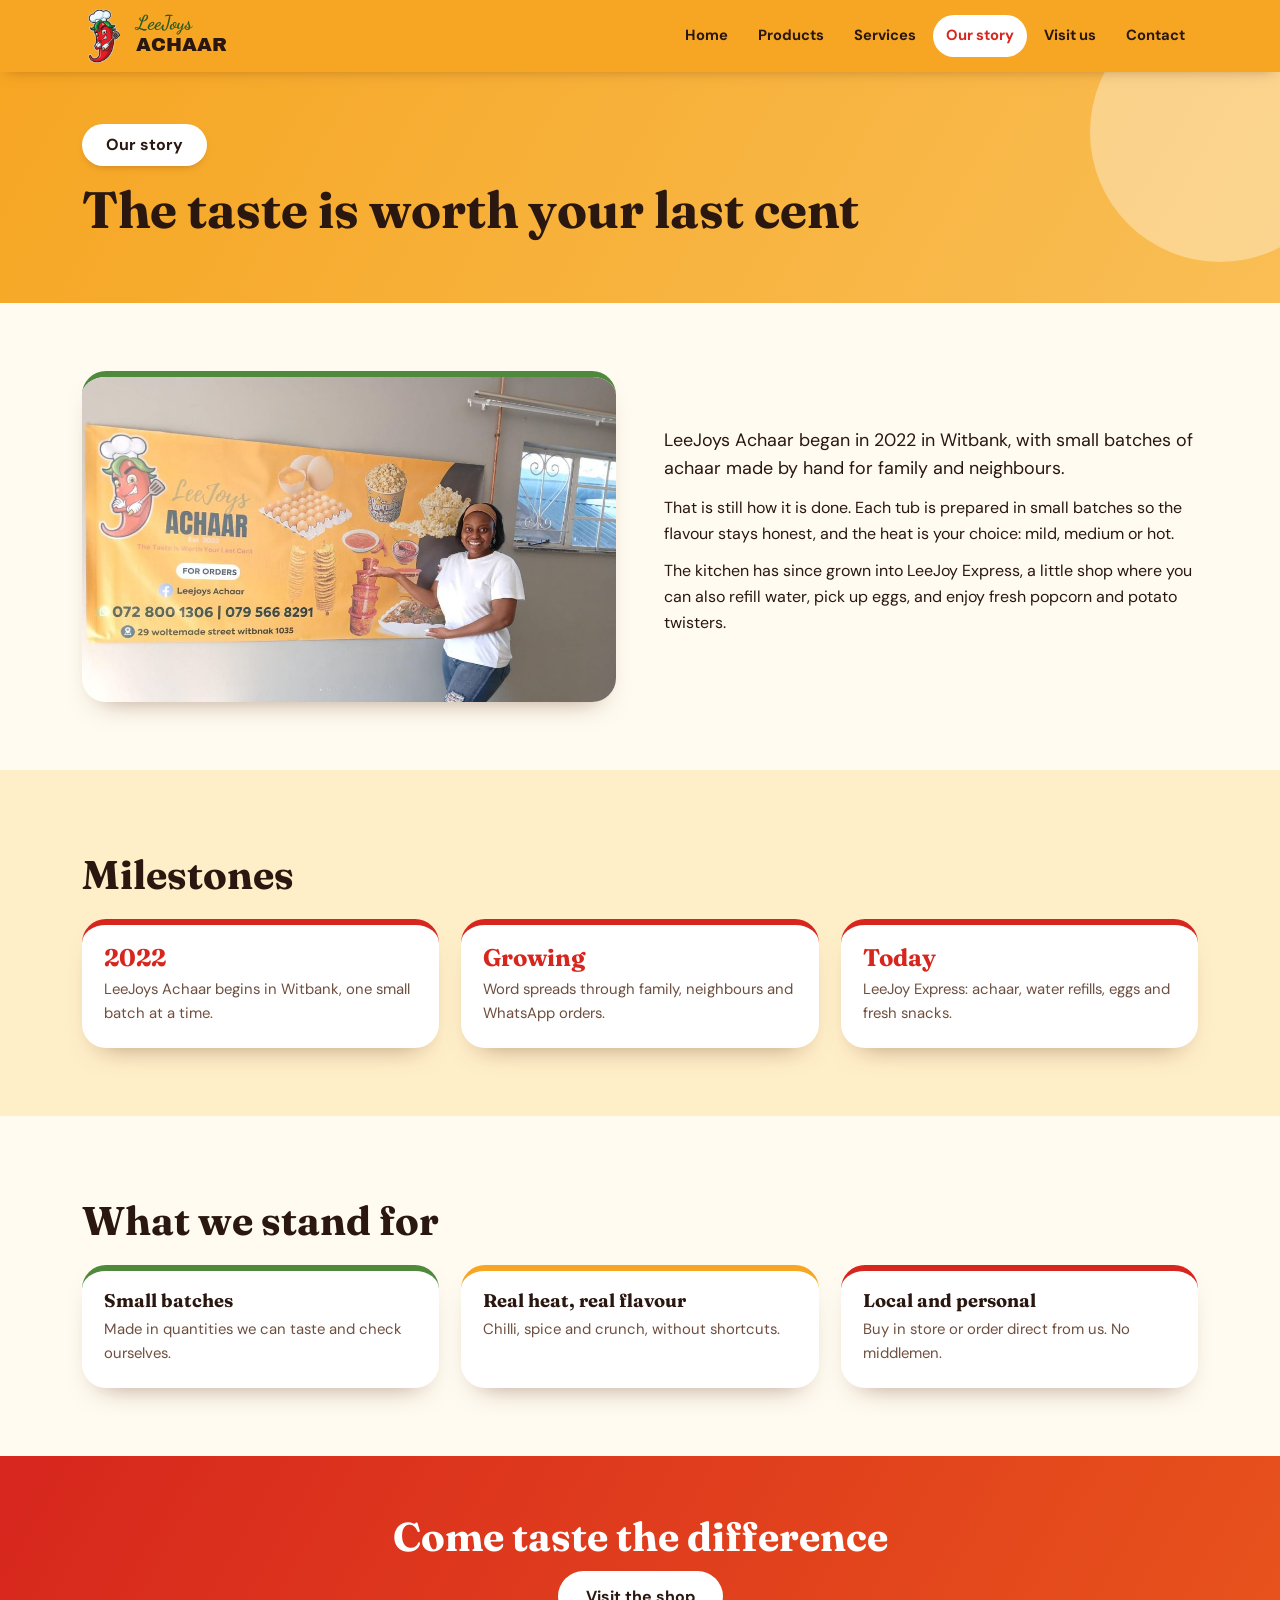
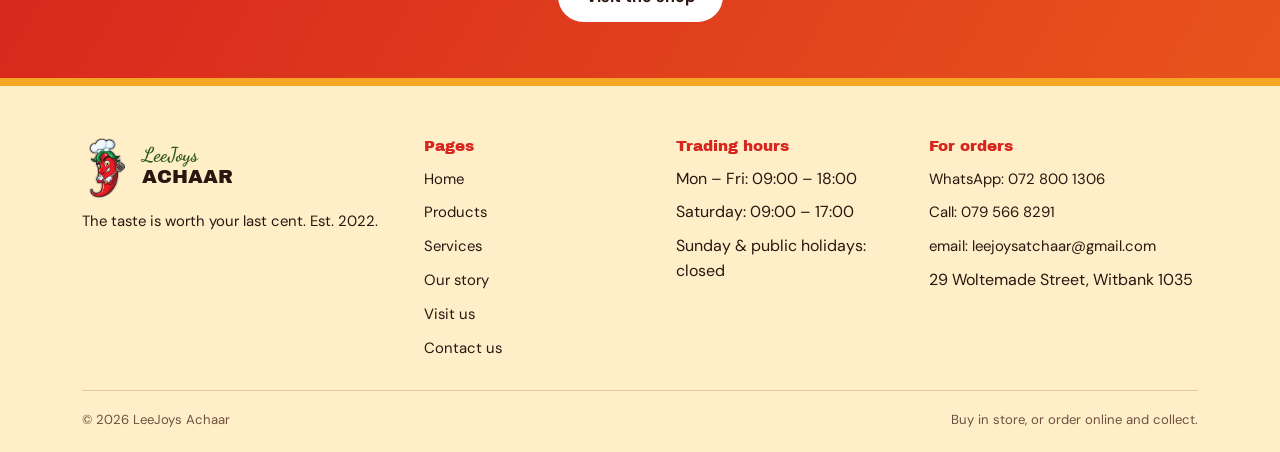
<file: story.html>
<!DOCTYPE html>
<html lang="en">
<head>
    <meta charset="UTF-8">
    <meta name="viewport" content="width=device-width, initial-scale=1, viewport-fit=cover">
    <title>Our story — LeeJoys Achaar</title>
    <link href="https://fonts.googleapis.com/css2?family=Archivo+Black&family=Fraunces:opsz,wght@9..144,600;9..144,700&family=Dancing+Script:wght@600;700&family=DM+Sans:wght@400;500;700&display=swap" rel="stylesheet">
    <link rel="icon" href="images/mascot.png">
    <link rel="stylesheet" href="css/styles.css">
</head>
<body>
    <nav class="nav">
        <div class="wrap nav-in">
            <a class="logo" href="index.html">
                <img src="images/mascot.png" alt="LeeJoys Achaar chilli chef logo">
                <div>
                    <b>LeeJoys</b>
                    <span>ACHAAR</span>
                </div>
            </a>

            <ul class="links" id="links">
                <li><a href="index.html">Home</a></li>
                <li><a href="products.html">Products</a></li>
                <li><a href="services.html">Services</a></li>
                <li><a href="story.html" class="on" aria-current="page">Our story</a></li>
                <li><a href="visit.html">Visit us</a></li>
                <li><a href="contact.html">Contact</a></li>
            </ul>

            <button class="burger" id="burger" aria-label="Menu" aria-expanded="false">☰</button>
        </div>
    </nav>

    <main class="page" id="main">
        <section class="ph-hero">
            <div class="wrap">
                <span class="pill">Our story</span>
                <h1 class="h2" style="font-size:clamp(2rem,5vw,3.2rem)">The taste is worth your last cent</h1>
            </div>
        </section>

        <section class="sec">
            <div class="wrap split" style="gap:48px">
                <div class="card" style="--c:var(--green)">
                    <img src="images/owner.jpg" alt="LeeJoys Achaar owner beside the shop banner">
                </div>

                <div>
                    <p style="font-size:1.12rem">LeeJoys Achaar began in 2022 in Witbank, with small batches of achaar made by hand for family and neighbours.</p>
                    <p>That is still how it is done. Each tub is prepared in small batches so the flavour stays honest, and the heat is your choice: mild, medium or hot.</p>
                    <p>The kitchen has since grown into LeeJoy Express, a little shop where you can also refill water, pick up eggs, and enjoy fresh popcorn and potato twisters.</p>
                    <!-- <img src="images/patch.png" alt="LeeJoys Achaar badge" style="width:140px;margin-top:14px"> -->
                </div>
            </div>
        </section>

        <section class="sec alt">
            <div class="wrap">
                <h2 class="h2" style="margin-bottom:20px">Milestones</h2>

                <div class="grid g3" id="st-time">
                    <div class="card" style="--c:var(--red)">
                        <div class="bd">
                            <h3 style="color:var(--red);font-size:1.5rem">2022</h3>
                            <p>LeeJoys Achaar begins in Witbank, one small batch at a time.</p>
                        </div>
                    </div>

                    <div class="card" style="--c:var(--red)">
                        <div class="bd">
                            <h3 style="color:var(--red);font-size:1.5rem">Growing</h3>
                            <p>Word spreads through family, neighbours and WhatsApp orders.</p>
                        </div>
                    </div>

                    <div class="card" style="--c:var(--red)">
                        <div class="bd">
                            <h3 style="color:var(--red);font-size:1.5rem">Today</h3>
                            <p>LeeJoy Express: achaar, water refills, eggs and fresh snacks.</p>
                        </div>
                    </div>
                </div>
            </div>
        </section>

        <section class="sec">
            <div class="wrap">
                <h2 class="h2" style="margin-bottom:20px">What we stand for</h2>

                <div class="grid g3" id="st-val">
                    <div class="card" style="--c:var(--green)">
                        <div class="bd">
                            <h3>Small batches</h3>
                            <p>Made in quantities we can taste and check ourselves.</p>
                        </div>
                    </div>

                    <div class="card" style="--c:var(--orange)">
                        <div class="bd">
                            <h3>Real heat, real flavour</h3>
                            <p>Chilli, spice and crunch, without shortcuts.</p>
                        </div>
                    </div>

                    <div class="card" style="--c:var(--red)">
                        <div class="bd">
                            <h3>Local and personal</h3>
                            <p>Buy in store or order direct from us. No middlemen.</p>
                        </div>
                    </div>
                </div>
            </div>
        </section>

        <section class="band">
            <div class="wrap">
                <h2 class="h2" style="margin-top:0">Come taste the difference</h2>
                <a class="btn b-white" href="visit.html">Visit the shop</a>
            </div>
        </section>
    </main>

    <footer>
        <div class="wrap">
            <div class="fg">
                <div>
                    <div class="logo" style="margin-bottom:12px">
                        <img src="images/mascot.png" alt="" style="width:50px;height:60px">
                        <div>
                            <b style="color:#2F5A1E">LeeJoys</b>
                            <span style="color:var(--fx)">ACHAAR</span>
                        </div>
                    </div>
                    <p style="font-size:.93rem;max-width:30ch">The taste is worth your last cent. Est. 2022.</p>
                </div>

                <div>
                    <h4>Pages</h4>
                    <ul>
                        <li><a href="index.html">Home</a></li>
                        <li><a href="products.html">Products</a></li>
                        <li><a href="services.html">Services</a></li>
                        <li><a href="story.html">Our story</a></li>
                        <li><a href="visit.html">Visit us</a></li>
                        <li><a href="contact.html">Contact us</a></li>
                    </ul>
                </div>

                <div>
                    <h4>Trading hours</h4>
                    <ul>
                        <li>Mon – Fri: 09:00 – 18:00</li>
                        <li>Saturday: 09:00 – 17:00</li>
                        <li>Sunday &amp; public holidays: closed</li>
                    </ul>
                </div>

                <div>
                    <h4>For orders</h4>
                    <ul>
                        <li><a href="https://wa.me/27728001306">WhatsApp: 072 800 1306</a></li>
                        <li><a href="tel:+27795668291">Call: 079 566 8291</a></li>
                        <li><a href="mailto:leejoysatchaar@gmail.com">email: leejoysatchaar@gmail.com</a></li>
                        <li>29 Woltemade Street, Witbank 1035</li>
                    </ul>
                </div>
            </div>

            <div class="fb">
                <span>© 2026 LeeJoys Achaar</span>
                <span>Buy in store, or order online and collect.</span>
            </div>
        </div>
    </footer>

    <!-- <a class="wa" href="https://wa.me/27728001306" target="_blank" rel="noopener" aria-label="WhatsApp us">
        <svg viewBox="0 0 24 24" fill="currentColor">
            <path d="M12 2a10 10 0 00-8.6 15L2 22l5.1-1.3A10 10 0 1012 2zm5 13.6c-.2.6-1.2 1.1-1.7 1.2-.4.1-1 .1-1.6-.1-2.8-1.1-4.500-3.800-4.600-4-.1-.2-1-1.300-1-2.500s.6-1.800.9-2h.5c.2 0 .4 0 .6.5l.8 2-.3.5-.4.4c.2.4 1 1.800 2.500 2.500l.8-1c.2-.3.4-.2.6-.1l1.900.9c.3.1.5.2.5.3z"/>
        </svg>
    </a> -->

    <script src="js/main.js"></script>
</body>
</html>
</file>
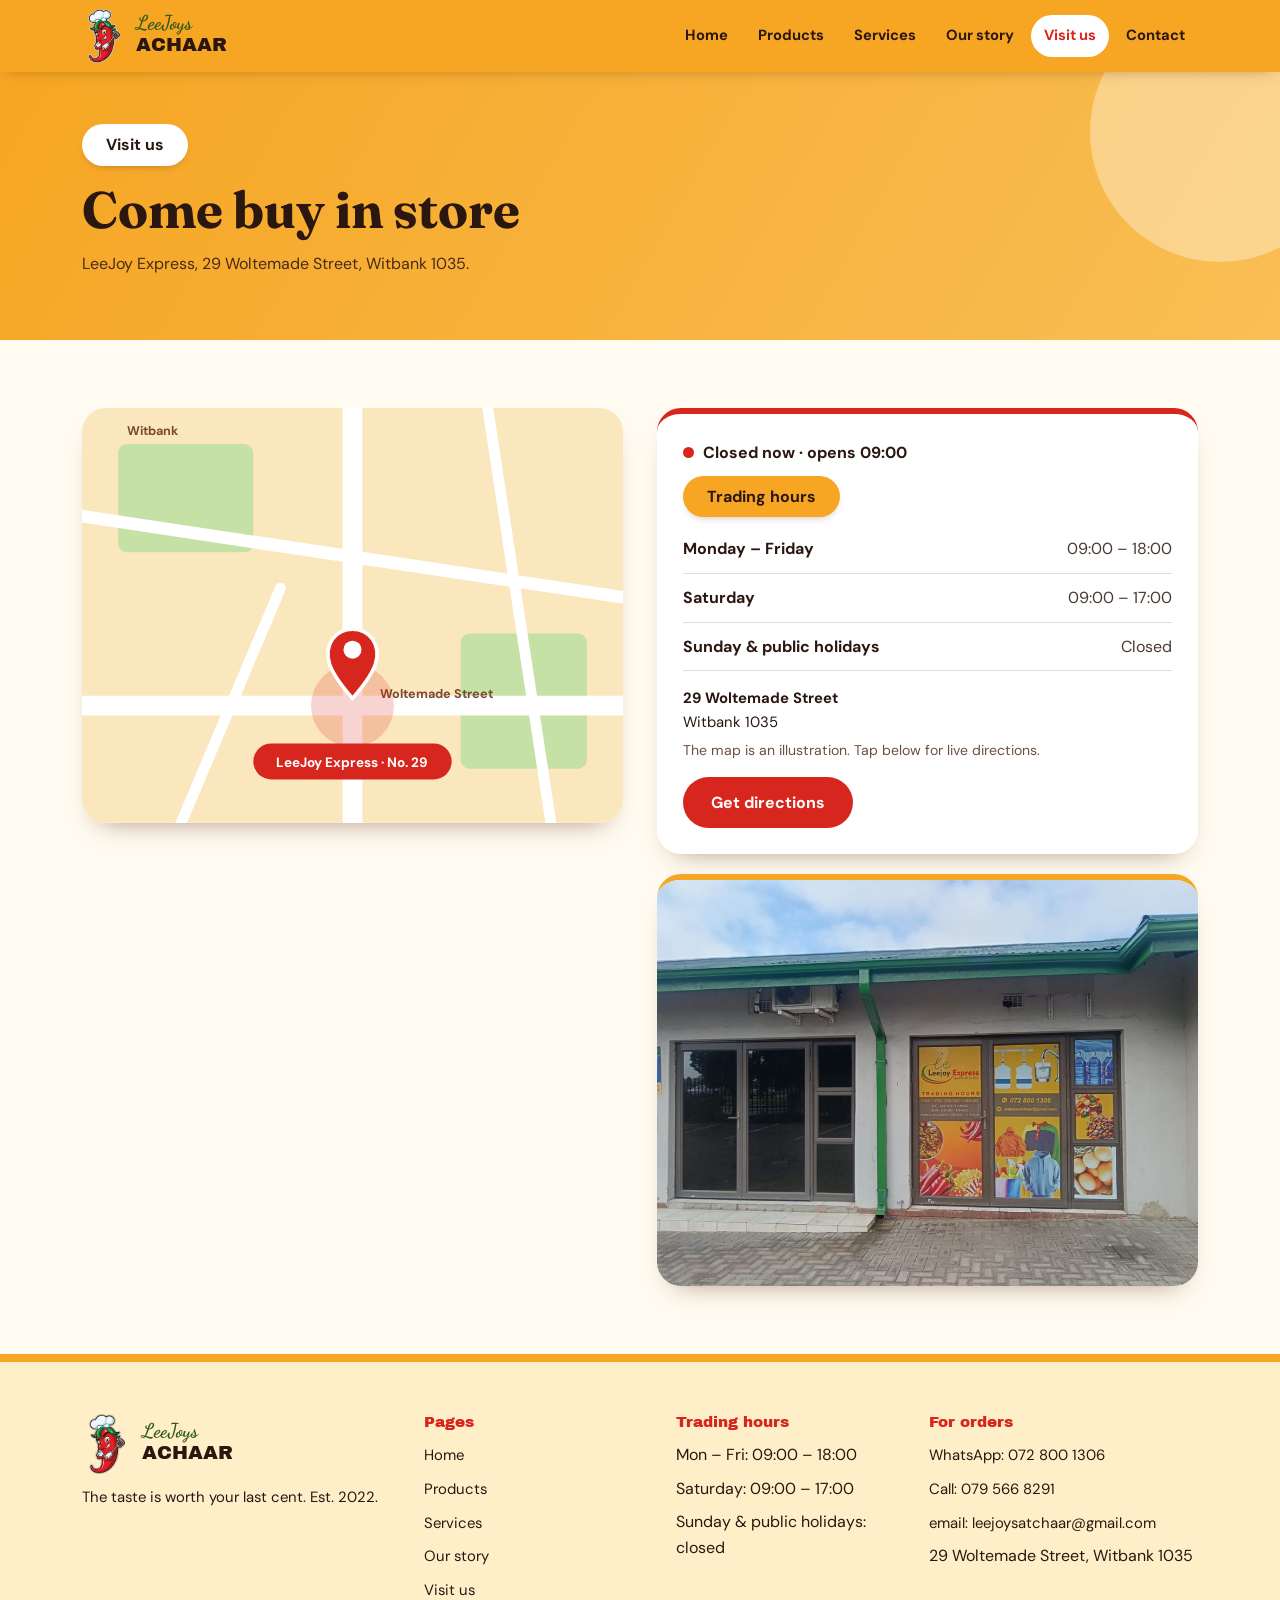
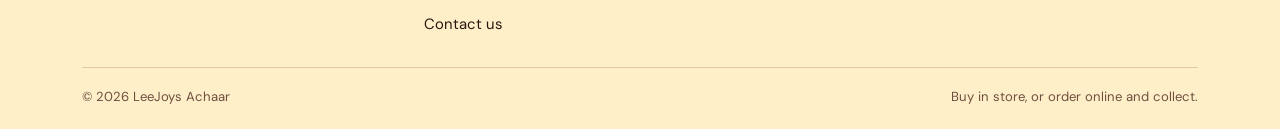
<file: visit.html>
<!DOCTYPE html>
<html lang="en">
<head>
    <meta charset="UTF-8">
    <meta name="viewport" content="width=device-width, initial-scale=1, viewport-fit=cover">
    <title>Visit us — LeeJoys Achaar</title>
    <link href="https://fonts.googleapis.com/css2?family=Archivo+Black&family=Fraunces:opsz,wght@9..144,600;9..144,700&family=Dancing+Script:wght@600;700&family=DM+Sans:wght@400;500;700&display=swap" rel="stylesheet">
    <link rel="icon" href="images/mascot.png">
    <link rel="stylesheet" href="css/styles.css">
</head>
<body>
    <nav class="nav">
        <div class="wrap nav-in">
            <a class="logo" href="index.html">
                <img src="images/mascot.png" alt="LeeJoys Achaar chilli chef logo">
                <div>
                    <b>LeeJoys</b>
                    <span>ACHAAR</span>
                </div>
            </a>

            <ul class="links" id="links">
                <li><a href="index.html">Home</a></li>
                <li><a href="products.html">Products</a></li>
                <li><a href="services.html">Services</a></li>
                <li><a href="story.html">Our story</a></li>
                <li><a href="visit.html" class="on" aria-current="page">Visit us</a></li>
                <li><a href="contact.html">Contact</a></li>
            </ul>

            <button class="burger" id="burger" aria-label="Menu" aria-expanded="false">☰</button>
        </div>
    </nav>

    <main class="page" id="main">
        <section class="ph-hero">
            <div class="wrap">
                <span class="pill">Visit us</span>
                <h1 class="h2" style="font-size:clamp(2rem,5vw,3.2rem)">Come buy in store</h1>
                <p class="lead" style="color:#4a2a18">LeeJoy Express, 29 Woltemade Street, Witbank 1035.</p>
            </div>
        </section>

        <section class="sec">
            <div class="wrap split" style="align-items:start;gap:34px">
                <div class="map">
                    <svg viewBox="0 0 600 460" role="img" aria-label="Illustrative map showing the shop on Woltemade Street">
                        <rect width="600" height="460" fill="#FBE7BE"/>
                        <rect x="40" y="40" width="150" height="120" rx="10" fill="#C5E1A5"/>
                        <rect x="420" y="250" width="140" height="150" rx="10" fill="#C5E1A5"/>

                        <g stroke="#fff" stroke-linecap="round" fill="none">
                            <path d="M0 330H600" stroke-width="22"/>
                            <path d="M300 0V460" stroke-width="22"/>
                            <path d="M0 120L600 210" stroke-width="14"/>
                            <path d="M110 460L220 200" stroke-width="12"/>
                            <path d="M450 0L520 460" stroke-width="12"/>
                        </g>

                        <g fill="#7a4a30" font-family="DM Sans,sans-serif" font-weight="700" font-size="14">
                            <text x="330" y="322">Woltemade Street</text>
                            <text x="50" y="30">Witbank</text>
                        </g>

                        <g transform="translate(300 330)">
                            <circle r="46" fill="#D7261E" opacity=".2"/>
                            <path d="M0 0C-26-30-34-48-22-66A28 28 0 0122-66C34-48 26-30 0 0z" transform="translate(0 -8)" fill="#D7261E" stroke="#fff" stroke-width="4"/>
                            <circle cy="-62" r="10" fill="#fff"/>
                        </g>

                        <rect x="190" y="372" width="220" height="40" rx="20" fill="#D7261E"/>
                        <text x="300" y="398" text-anchor="middle" fill="#fff" font-family="DM Sans,sans-serif" font-weight="700" font-size="15">LeeJoy Express · No. 29</text>
                    </svg>
                </div>

                <div>
                    <div class="card" style="--c:var(--red)">
                        <div class="bd" style="padding:26px">
                            <div class="status">
                                <span class="dot" data-dot></span>
                                <span data-st>Checking hours…</span>
                            </div>

                            <span class="pill" style="background:var(--orange);margin-bottom:8px">Trading hours</span>

                            <ul class="hours">
                                <li>
                                    <span>Monday – Friday</span>
                                    <span>09:00 – 18:00</span>
                                </li>
                                <li>
                                    <span>Saturday</span>
                                    <span>09:00 – 17:00</span>
                                </li>
                                <li>
                                    <span>Sunday &amp; public holidays</span>
                                    <span>Closed</span>
                                </li>
                            </ul>

                            <p style="margin:16px 0 4px;color:var(--text)">
                                <b>29 Woltemade Street</b><br>
                                Witbank 1035
                            </p>

                            <p style="font-size:.88rem;margin-bottom:16px">The map is an illustration. Tap below for live directions.</p>

                            <a class="btn b-red" href="https://www.google.com/maps/search/?api=1&query=29+Woltemade+Street+Witbank+1035" target="_blank" rel="noopener">Get directions</a>
                        </div>
                    </div>

                    <div class="card" style="margin-top:20px;--c:var(--orange)">
                        <img src="images/store.jpg" alt="LeeJoy Express shopfront">
                    </div>
                </div>
            </div>
        </section>
    </main>

    <footer>
        <div class="wrap">
            <div class="fg">
                <div>
                    <div class="logo" style="margin-bottom:12px">
                        <img src="images/mascot.png" alt="" style="width:50px;height:60px">
                        <div>
                            <b style="color:#2F5A1E">LeeJoys</b>
                            <span style="color:var(--fx)">ACHAAR</span>
                        </div>
                    </div>
                    <p style="font-size:.93rem;max-width:30ch">The taste is worth your last cent. Est. 2022.</p>
                </div>

                <div>
                    <h4>Pages</h4>
                    <ul>
                        <li><a href="index.html">Home</a></li>
                        <li><a href="products.html">Products</a></li>
                        <li><a href="services.html">Services</a></li>
                        <li><a href="story.html">Our story</a></li>
                        <li><a href="visit.html">Visit us</a></li>
                        <li><a href="contact.html">Contact us</a></li>
                    </ul>
                </div>

                <div>
                    <h4>Trading hours</h4>
                    <ul>
                        <li>Mon – Fri: 09:00 – 18:00</li>
                        <li>Saturday: 09:00 – 17:00</li>
                        <li>Sunday &amp; public holidays: closed</li>
                    </ul>
                </div>

                <div>
                    <h4>For orders</h4>
                    <ul>
                        <li><a href="https://wa.me/27728001306">WhatsApp: 072 800 1306</a></li>
                        <li><a href="tel:+27795668291">Call: 079 566 8291</a></li>
                        <li><a href="mailto:leejoysatchaar@gmail.com">email: leejoysatchaar@gmail.com</a></li>
                        <li>29 Woltemade Street, Witbank 1035</li>
                    </ul>
                </div>
            </div>

            <div class="fb">
                <span>© 2026 LeeJoys Achaar</span>
                <span>Buy in store, or order online and collect.</span>
            </div>
        </div>
    </footer>
<!-- 
    <a class="wa" href="https://wa.me/27728001306" target="_blank" rel="noopener" aria-label="WhatsApp us">
        <svg viewBox="0 0 24 24" fill="currentColor">
            <path d="M12 2a10 10 0 00-8.6 15L2 22l5.1-1.3A10 10 0 1012 2zm5 13.6c-.2.6-1.2 1.1-1.7 1.2-.4.1-1 .1-1.6-.1-2.8-1.1-4.500-3.800-4.600-4-.1-.2-1-1.300-1-2.500s.6-1.800.9-2h.5c.2 0 .4 0 .6.5l.8 2-.3.5-.4.4c.2.4 1 1.800 2.500 2.500l.8-1c.2-.3.4-.2.6-.1l1.900.9c.3.1.5.2.5.3z"/>
        </svg>
    </a> -->

    <script src="js/main.js"></script>
</body>
</html>
</file>
<file: css/styles.css>
/* =========================================
   1. ROOT VARIABLES & GLOBAL STYLES
   Defines the website's colors and base styles
   ========================================= */

:root {
  /* Theme colors */
  --orange: #F6A623;
  --sun: #FFE2A0;
  --red: #D7261E;
  --green: #4F8A3C;
  --brown: #C4531A;

  /* Text and background colors */
  --fx: #2A1710;
  --bg: #FFFBF0;
  --alt: #FFEFC9;
  --card: #fff;
  --text: #2A1710;
  --muted: #6E4F3F;

  /* Respect safe areas on phones with notches */
  box-sizing: border-box;
  padding-top: env(safe-area-inset-top, 0px);
  padding-bottom: env(safe-area-inset-bottom, 0px);
}

/* Apply consistent box sizing to all elements */
*, *::before, *::after {
  box-sizing: inherit;
}

/* Enable smooth scrolling between sections */
html {
  scroll-behavior: smooth;
}

/* Base typography and page background */
body {
  margin: 0;
  background: var(--bg);
  color: var(--text);
  font: 400 16px/1.6 'DM Sans', sans-serif;
}

/* Make images responsive */
img {
  max-width: 100%;
  display: block;
}

/* Use the current text color for links */
a {
  color: inherit;
}

/* Reset heading and paragraph spacing */
h1, h2, h3 {
  margin: 0;
  line-height: 1.12;
}

p {
  margin: 0 0 12px;
}

/* Special typography classes */
.disp {
  font-family: 'Archivo Black', sans-serif;
}

.script {
  font-family: 'Dancing Script', cursive;
  font-weight: 700;
  color: var(--green);
}

/* Center content and limit its maximum width */
.wrap {
  max-width: 1160px;
  margin: 0 auto;
  padding: 0 22px;
}

/* Make keyboard focus clearly visible */
a:focus-visible,
button:focus-visible,
input:focus-visible,
textarea:focus-visible {
  outline: 3px solid var(--brown);
  outline-offset: 2px;
}

/* Disable transitions and smooth scrolling when
   the user prefers reduced motion */
@media (prefers-reduced-motion: reduce) {
  * {
    transition: none !important;
    scroll-behavior: auto !important;
  }
}


/* =========================================
   2. NAVIGATION BAR
   Sticky header, logo, links, and mobile menu
   ========================================= */

/* Keep navigation visible while scrolling */
.nav {
  position: sticky;
  top: 0;
  z-index: 50;
  background: var(--orange);
  padding-top: env(safe-area-inset-top, 0px);
  color: var(--fx);
  box-shadow: 0 4px 14px -8px rgba(80, 30, 10, .5);
}

/* Arrange logo and navigation links horizontally */
.nav-in {
  display: flex;
  align-items: center;
  justify-content: space-between;
  height: 72px;
  gap: 12px;
}

/* Logo container */
.logo {
  display: flex;
  align-items: center;
  gap: 10px;
  text-decoration: none;
}

/* Logo image dimensions */
.logo img {
  width: 44px;
  height: 54px;
  object-fit: contain;
}

/* Script-style brand name */
.logo b {
  display: block;
  font: 700 1.25rem/1 'Dancing Script', cursive;
  color: #2F5A1E;
}

/* Bold secondary logo text */
.logo span {
  font: 1.2rem/1 'Archivo Black';
}

/* Desktop navigation links */
.links {
  display: flex;
  gap: 4px;
  list-style: none;
  margin: 0;
  padding: 0;
}

/* Individual navigation link */
.links a {
  display: block;
  text-decoration: none;
  font-weight: 700;
  padding: 9px 13px;
  border-radius: 999px;
  font-size: .92rem;
}

/* Highlight links when hovered */
.links a:hover {
  background: rgba(255, 255, 255, .5);
}

/* Highlight the active navigation page */
.links a.on {
  background: #fff;
  color: var(--red);
}

/* Mobile menu toggle button */
.burger {
  display: none;
  background: #fff;
  border: 0;
  border-radius: 50%;
  width: 44px;
  height: 44px;
  cursor: pointer;
  font-size: 1.3rem;
}

/* Switch to a collapsible menu on smaller screens */
@media (max-width: 980px) {
  .burger {
    display: block;
  }

  /* Hide links until the menu is opened */
  .links {
    display: none;
    position: absolute;
    left: 0;
    right: 0;
    top: 100%;
    background: var(--orange);
    flex-direction: column;
    padding: 6px 16px 16px;
  }

  /* Show menu links when JavaScript adds .open */
  .links.open {
    display: flex;
  }

  /* Make mobile navigation links easier to tap */
  .links a {
    background: rgba(255, 255, 255, .4);
    margin-top: 6px;
  }
}


/* =========================================
   3. BUTTONS AND BADGES
   Reusable buttons and small label elements
   ========================================= */

/* Rounded pill-shaped label */
.pill {
  display: inline-block;
  background: #fff;
  color: var(--fx);
  font-weight: 700;
  border-radius: 999px;
  padding: 8px 24px;
  font-size: 1rem;
  box-shadow: 0 4px 10px -6px rgba(80, 30, 10, .5);
}

/* Shared button styles */
.btn {
  display: inline-flex;
  align-items: center;
  gap: 8px;
  border: 2px solid transparent;
  border-radius: 999px;
  padding: 13px 26px;
  font: 700 1rem 'DM Sans';
  text-decoration: none;
  cursor: pointer;
}

/* Red primary action button */
.b-red {
  background: var(--red);
  color: #fff;
}

.b-red:hover {
  background: #b01d16;
}

/* Green button using the brown-themed class name */
.b-brown {
  background: var(--green);
  color: #fff;
}

.b-brown:hover {
  background: #3d6e2d;
}

/* White button variation */
.b-white {
  background: #fff;
  color: var(--fx);
}

/* Green button variation */
.b-green {
  background: var(--green);
  color: #fff;
}

/* Transparent outlined button */
.b-line {
  border-color: currentColor;
  background: transparent;
}


/* =========================================
   4. GENERAL SECTION LAYOUTS
   Section spacing, backgrounds, and headings
   ========================================= */

/* Standard vertical section spacing */
.sec {
  padding: 68px 0;
}

/* Alternate background for visual separation */
.alt {
  background: var(--alt);
}

/* Warm gradient background panel */
.brownbox {
  background: linear-gradient(135deg, #FFD97A, #FFC857);
  color: var(--fx);
}

/* Reusable section heading */
.h2 {
  font: 700 clamp(1.7rem, 4vw, 2.5rem) 'Fraunces', serif;
  margin: 12px 0 10px;
}

/* Introductory paragraph with readable line length */
.lead {
  color: var(--muted);
  max-width: 60ch;
}

/* Improve text contrast inside gradient panels */
.brownbox .lead {
  color: #4a2a18;
}

/* Arrange heading and action link in one row */
.head {
  display: flex;
  justify-content: space-between;
  align-items: flex-end;
  gap: 16px;
  flex-wrap: wrap;
  margin-bottom: 28px;
}

/* Section link */
.more {
  font-weight: 700;
  color: var(--red);
  text-decoration: none;
}

.more:hover {
  text-decoration: underline;
}

/* Keep links visible on gradient backgrounds */
.brownbox .more {
  color: var(--red);
}

/* Generic page container */
.page {
  display: block;
}

/* Inner-page hero banner */
.ph-hero {
  background: linear-gradient(120deg, var(--orange), #F9BE55);
  padding: 52px 0;
  position: relative;
  overflow: hidden;
  color: var(--fx);
}

/* Decorative circle in the hero banner */
.ph-hero::after {
  content: "";
  position: absolute;
  right: -70px;
  top: -70px;
  width: 260px;
  height: 260px;
  border-radius: 50%;
  background: #fff;
  opacity: .35;
}


/* =========================================
   5. RESPONSIVE GRID SYSTEM
   Reusable two-, three-, and four-column layouts
   ========================================= */

/* Base CSS grid layout */
.grid {
  display: grid;
  gap: 22px;
}

/* Three-column grid */
.g3 {
  grid-template-columns: repeat(3, 1fr);
}

/* Two-column grid */
.g2 {
  grid-template-columns: 1fr 1fr;
}

/* Four-column grid */
.g4 {
  grid-template-columns: repeat(4, 1fr);
}

/* Reduce larger grids to two columns on tablets */
@media (max-width: 960px) {
  .g3, .g4 {
    grid-template-columns: 1fr 1fr;
  }
}

/* Stack all grids on mobile screens */
@media (max-width: 680px) {
  .g2, .g3, .g4 {
    grid-template-columns: 1fr;
  }
}


/* =========================================
   6. CONTENT CARDS
   Card backgrounds, images, tags, and placeholders
   ========================================= */

/* Main card container */
.card {
  background: var(--card);
  border-radius: 24px;
  overflow: hidden;
  border-top: 6px solid var(--c, var(--orange));
  box-shadow: 0 14px 28px -18px rgba(90, 35, 12, .55);
}

/* Card image container with a consistent ratio */
.card .ph {
  aspect-ratio: 4 / 3;
  overflow: hidden;
}

/* Crop images to fill the card image area */
.card .ph img {
  width: 100%;
  height: 100%;
  object-fit: cover;
}

/* Spacing around card content */
.bd {
  padding: 18px 22px 22px;
}

/* Card heading */
.card h3 {
  font: 700 1.15rem 'Fraunces', serif;
  margin-bottom: 6px;
}

/* Card description */
.card p {
  color: var(--muted);
  font-size: .93rem;
  margin: 0;
}

/* Colored category tag */
.tag {
  display: inline-block;
  background: var(--c, var(--orange));
  color: #fff;
  font-weight: 700;
  font-size: .76rem;
  border-radius: 999px;
  padding: 3px 12px;
  margin-bottom: 10px;
}

/* Decorative placeholder for content coming soon */
.soon {
  display: flex;
  flex-direction: column;
  align-items: center;
  justify-content: center;
  gap: 6px;
  height: 100%;
  background: repeating-linear-gradient(
    45deg,
    #FFE9B8,
    #FFE9B8 12px,
    #FFDD94 12px,
    #FFDD94 24px
  );
  color: #7A2E1A;
  font-weight: 700;
  font-size: .82rem;
  text-align: center;
}

/* Placeholder icon dimensions */
.soon svg {
  width: 46px;
  height: 46px;
}

/* Circular image with a white border */
.circ {
  border-radius: 50%;
  overflow: hidden;
  border: 6px solid #fff;
  box-shadow: 0 12px 24px -10px rgba(60, 20, 8, .6);
}

/* Ensure circular images fill their containers */
.circ img {
  width: 100%;
  height: 100%;
  object-fit: cover;
}


/* =========================================
   7. MAIN HOMEPAGE HERO
   Introductory banner and decorative imagery
   ========================================= */

/* Main hero background and spacing */
.hero {
  background: linear-gradient(
    135deg,
    var(--orange) 0%,
    #F9B93F 100%
  );
  padding: 50px 0 0;
  overflow: hidden;
  color: var(--fx);
}

/* Split hero into text and image columns */
.hero-g {
  display: grid;
  grid-template-columns: 1.05fr .95fr;
  gap: 26px;
  align-items: center;
}

/* Large display heading */
.hero h1 {
  font: clamp(3.2rem, 9vw, 5.8rem) 'Archivo Black';
}

/* Decorative script text above or below the heading */
.hero .script {
  font-size: clamp(2.2rem, 5vw, 3.2rem);
  display: block;
  margin-bottom: -6px;
  color: #2F5A1E;
}

/* Small establishment or introductory label */
.est {
  font-weight: 700;
  letter-spacing: .2em;
  font-size: .85rem;
  margin: 4px 0 8px;
  color: #7a4510;
}

/* Short promotional tagline */
.tagline {
  color: #B3170F;
  font-weight: 700;
  font-size: 1.1rem;
  margin-bottom: 22px;
}

/* Arrange hero buttons and allow wrapping */
.btns {
  display: flex;
  flex-wrap: wrap;
  gap: 12px;
  padding-bottom: 48px;
}

/* Position decorative hero images */
.bw {
  position: relative;
  min-height: 400px;
}

/* Large colored background shape behind hero images */
.blob {
  position: absolute;
  right: -90px;
  top: -50px;
  bottom: 0;
  width: 118%;
  background: linear-gradient(160deg, #F2562F, #D7261E);
  border-radius: 55% 0 0 0 / 45% 0 0 0;
}

/* Main circular hero image */
.c1 {
  position: absolute;
  width: 290px;
  height: 290px;
  right: 70px;
  top: 12px;
}

/* Smaller circular decorative image */
.c2 {
  position: absolute;
  width: 160px;
  height: 160px;
  left: 8px;
  bottom: 22px;
}

/* Decorative mascot image */
.mas {
  position: absolute;
  width: 130px;
  left: 26px;
  top: 0;
  filter: drop-shadow(0 8px 10px rgba(0, 0, 0, .3));
}

/* Mobile and tablet hero adjustments */
@media (max-width: 860px) {
  /* Stack text above imagery */
  .hero-g {
    grid-template-columns: 1fr;
  }

  /* Give decorative images more horizontal space */
  .bw {
    min-height: 350px;
    margin: 0 -22px;
  }

  /* Center the background shape on smaller screens */
  .blob {
    right: 0;
    width: 100%;
    border-radius: 50% 50% 0 0 / 28% 28% 0 0;
  }

  /* Resize and center the main image */
  .c1 {
    right: 50%;
    margin-right: -110px;
    width: 230px;
    height: 230px;
    top: 26px;
  }

  /* Resize the secondary image */
  .c2 {
    width: 120px;
    height: 120px;
    left: 20px;
    bottom: 14px;
  }

  /* Move mascot to the upper-right corner */
  .mas {
    width: 100px;
    left: auto;
    right: 18px;
    top: 18px;
  }
}


/* =========================================
   8. SPLIT CONTENT SECTIONS
   Two-column text and image layouts
   ========================================= */

/* Align two content columns vertically */
.split {
  display: grid;
  grid-template-columns: 1fr 1fr;
  gap: 44px;
  align-items: center;
}

/* Stack split sections on smaller screens */
@media (max-width: 800px) {
  .split {
    grid-template-columns: 1fr;
  }
}


/* =========================================
   9. ICONS AND INFORMATION ROWS
   Reusable icon containers and linked rows
   ========================================= */

/* Circular icon background */
.ic {
  width: 52px;
  height: 52px;
  border-radius: 50%;
  background: var(--c, var(--orange));
  color: #fff;
  display: grid;
  place-items: center;
  margin-bottom: 12px;
}

/* Size icons inside circular containers */
.ic svg {
  width: 26px;
  height: 26px;
}

/* Vertical list of information rows */
.rows {
  display: grid;
  gap: 12px;
}

/* Individual information row */
.row {
  display: flex;
  gap: 14px;
  align-items: center;
  background: var(--card);
  border-radius: 20px;
  padding: 16px 18px;
  text-decoration: none;
  border-left: 6px solid var(--c, var(--orange));
  box-shadow: 0 10px 22px -16px rgba(90, 35, 12, .6);
}

/* Circular icon inside an information row */
.row i {
  flex: none;
  width: 44px;
  height: 44px;
  border-radius: 50%;
  background: var(--c, var(--orange));
  display: grid;
  place-items: center;
  color: #fff;
}

/* Icon dimensions inside rows */
.row i svg {
  width: 22px;
  height: 22px;
}

/* Row title */
.row b {
  display: block;
}

/* Supporting row description */
.row span {
  color: var(--muted);
  font-size: .92rem;
}


/* =========================================
   10. FORMS AND OPENING HOURS
   Input fields, status indicators, and schedules
   ========================================= */

/* Shared form input styling */
.field {
  width: 100%;
  border: 2px solid rgba(122, 46, 26, .25);
  border-radius: 14px;
  padding: 12px 14px;
  font: inherit;
  background: var(--card);
  color: var(--text);
  margin-bottom: 12px;
}

/* Remove default list styling from opening hours */
.hours {
  list-style: none;
  margin: 0;
  padding: 0;
}

/* Arrange each day and its hours on one line */
.hours li {
  display: flex;
  justify-content: space-between;
  gap: 10px;
  padding: 11px 0;
  border-bottom: 1px solid rgba(122, 46, 26, .18);
  font-weight: 700;
}

/* Opening time text */
.hours li span:last-child {
  font-weight: 400;
  opacity: .85;
}

/* Status label with a colored indicator */
.status {
  display: flex;
  align-items: center;
  gap: 9px;
  font-weight: 700;
  margin-bottom: 10px;
}

/* Default status dot */
.dot {
  width: 11px;
  height: 11px;
  border-radius: 50%;
  background: #aaa;
}

/* Green dot for open status */
.dot.o {
  background: #2E9B4E;
}

/* Red dot for closed status */
.dot.c {
  background: var(--red);
}


/* =========================================
   11. MAP AND STEP-BY-STEP CARDS
   Map graphics and numbered instructions
   ========================================= */

/* Map container with rounded corners */
.map {
  border-radius: 24px;
  overflow: hidden;
  box-shadow: 0 14px 28px -18px rgba(90, 35, 12, .6);
}

/* Make map SVG scale to the container width */
.map svg {
  width: 100%;
  height: auto;
  display: block;
}

/* Automatically number elements in a steps section */
.steps {
  counter-reset: s;
}

/* Prepare each step card for its number */
.steps .card {
  position: relative;
  padding-top: 6px;
}

/* Display the automatically generated step number */
.steps .card::before {
  counter-increment: s;
  content: counter(s);
  position: absolute;
  right: 16px;
  top: 10px;
  font: 2rem 'Archivo Black';
  color: var(--orange);
  opacity: .8;
}


/* =========================================
   12. PROMOTIONAL BANNER
   Full-width call-to-action section
   ========================================= */

/* Red-orange promotional background */
.band {
  background: linear-gradient(120deg, var(--red), #E8541C);
  color: #fff;
  text-align: center;
  padding: 56px 0;
}

/* Large numbers or promotional statistics */
.band .nums {
  font: clamp(1.5rem, 4.5vw, 2.5rem) 'Archivo Black';
  margin: 16px 0 6px;
}

/* Remove underlines from banner links */
.band a {
  text-decoration: none;
}


/* =========================================
   13. FOOTER
   Footer columns, headings, and copyright row
   ========================================= */

/* Footer background and top border */
footer {
  background: #FFEFC9;
  color: var(--text);
  padding: 52px 0 22px;
  border-top: 8px solid var(--orange);
}

/* Four-column footer layout */
.fg {
  display: grid;
  grid-template-columns: 1.4fr 1fr 1fr 1.2fr;
  gap: 28px;
  margin-bottom: 30px;
}

/* Reduce footer columns on tablets */
@media (max-width: 900px) {
  .fg {
    grid-template-columns: 1fr 1fr;
  }
}

/* Stack footer columns on mobile */
@media (max-width: 560px) {
  .fg {
    grid-template-columns: 1fr;
  }
}

/* Footer column headings */
footer h4 {
  color: var(--red);
  font: .95rem 'Archivo Black';
  margin: 0 0 12px;
}

/* Remove bullets and arrange footer links vertically */
footer ul {
  list-style: none;
  margin: 0;
  padding: 0;
  display: grid;
  gap: 8px;
}

/* Footer links */
footer a {
  text-decoration: none;
  font-size: .93rem;
}

/* Highlight footer links on hover */
footer a:hover {
  color: var(--red);
}

/* Bottom copyright and legal information row */
.fb {
  border-top: 1px solid rgba(122, 46, 26, .2);
  padding-top: 18px;
  font-size: .82rem;
  color: var(--muted);
  display: flex;
  flex-wrap: wrap;
  justify-content: space-between;
  gap: 8px;
}


/* =========================================
   14. FLOATING WHATSAPP BUTTON
   Fixed contact button near the bottom-right
   ========================================= */

/* Keep WhatsApp accessible while scrolling */
.wa {
  position: fixed;
  right: 16px;
  bottom: calc(16px + env(safe-area-inset-bottom, 0px));
  z-index: 60;
  width: 56px;
  height: 56px;
  border-radius: 50%;
  background: #25D366;
  display: grid;
  place-items: center;
  box-shadow: 0 8px 20px rgba(0, 0, 0, .3);
}

/* WhatsApp icon dimensions and color */
.wa svg {
  width: 30px;
  height: 30px;
  color: #fff;
}


/* =========================================
   15. HERO LABELS AND TRUST INDICATORS
   Small badges and supporting credibility details
   ========================================= */

/* Small pill-shaped hero label */
.htag {
  display: inline-flex;
  align-items: center;
  gap: 8px;
  background: #fff;
  border-radius: 999px;
  padding: 6px 14px 6px 10px;
  font-weight: 700;
  font-size: .8rem;
  margin-bottom: 14px;
}

/* Status indicator inside the hero label */
.htag i {
  width: 9px;
  height: 9px;
  border-radius: 50%;
  background: var(--green);
}

/* Flexible row of trust indicators */
.trust {
  display: flex;
  flex-wrap: wrap;
  gap: 8px 18px;
  font-weight: 700;
  font-size: .85rem;
  margin: 0 0 20px;
  color: #4a2a18;
}

/* Prevent individual trust labels from wrapping */
.trust span {
  white-space: nowrap;
}


/* =========================================
   16. DECORATIVE SEAL
   Positioned badge or logo overlay in the hero
   ========================================= */

/* Place the seal at the bottom-right of its container */
.seal {
  position: absolute;
  width: 104px;
  right: 14px;
  bottom: 14px;
  filter: drop-shadow(0 8px 14px rgba(60, 20, 8, .35));
}

/* Make the seal smaller on mobile devices */
@media (max-width: 860px) {
  .seal {
    width: 84px;
    right: 14px;
    bottom: 12px;
  }
}/* =========================================
   1. ROOT VARIABLES & GLOBAL STYLES
   Defines the website's colors and base styles
   ========================================= */

:root {
  /* Theme colors */
  --orange: #F6A623;
  --sun: #FFE2A0;
  --red: #D7261E;
  --green: #4F8A3C;
  --brown: #C4531A;

  /* Text and background colors */
  --fx: #2A1710;
  --bg: #FFFBF0;
  --alt: #FFEFC9;
  --card: #fff;
  --text: #2A1710;
  --muted: #6E4F3F;

  /* Respect safe areas on phones with notches */
  box-sizing: border-box;
  padding-top: env(safe-area-inset-top, 0px);
  padding-bottom: env(safe-area-inset-bottom, 0px);
}

/* Apply consistent box sizing to all elements */
*, *::before, *::after {
  box-sizing: inherit;
}

/* Enable smooth scrolling between sections */
html {
  scroll-behavior: smooth;
}

/* Base typography and page background */
body {
  margin: 0;
  background: var(--bg);
  color: var(--text);
  font: 400 16px/1.6 'DM Sans', sans-serif;
}

/* Make images responsive */
img {
  max-width: 100%;
  display: block;
}

/* Use the current text color for links */
a {
  color: inherit;
}

/* Reset heading and paragraph spacing */
h1, h2, h3 {
  margin: 0;
  line-height: 1.12;
}

p {
  margin: 0 0 12px;
}

/* Special typography classes */
.disp {
  font-family: 'Archivo Black', sans-serif;
}

.script {
  font-family: 'Dancing Script', cursive;
  font-weight: 700;
  color: var(--green);
}

/* Center content and limit its maximum width */
.wrap {
  max-width: 1160px;
  margin: 0 auto;
  padding: 0 22px;
}

/* Make keyboard focus clearly visible */
a:focus-visible,
button:focus-visible,
input:focus-visible,
textarea:focus-visible {
  outline: 3px solid var(--brown);
  outline-offset: 2px;
}

/* Disable transitions and smooth scrolling when
   the user prefers reduced motion */
@media (prefers-reduced-motion: reduce) {
  * {
    transition: none !important;
    scroll-behavior: auto !important;
  }
}


/* =========================================
   2. NAVIGATION BAR
   Sticky header, logo, links, and mobile menu
   ========================================= */

/* Keep navigation visible while scrolling */
.nav {
  position: sticky;
  top: 0;
  z-index: 50;
  background: var(--orange);
  padding-top: env(safe-area-inset-top, 0px);
  color: var(--fx);
  box-shadow: 0 4px 14px -8px rgba(80, 30, 10, .5);
}

/* Arrange logo and navigation links horizontally */
.nav-in {
  display: flex;
  align-items: center;
  justify-content: space-between;
  height: 72px;
  gap: 12px;
}

/* Logo container */
.logo {
  display: flex;
  align-items: center;
  gap: 10px;
  text-decoration: none;
}

/* Logo image dimensions */
.logo img {
  width: 44px;
  height: 54px;
  object-fit: contain;
}

/* Script-style brand name */
.logo b {
  display: block;
  font: 700 1.25rem/1 'Dancing Script', cursive;
  color: #2F5A1E;
}

/* Bold secondary logo text */
.logo span {
  font: 1.2rem/1 'Archivo Black';
}

/* Desktop navigation links */
.links {
  display: flex;
  gap: 4px;
  list-style: none;
  margin: 0;
  padding: 0;
}

/* Individual navigation link */
.links a {
  display: block;
  text-decoration: none;
  font-weight: 700;
  padding: 9px 13px;
  border-radius: 999px;
  font-size: .92rem;
}

/* Highlight links when hovered */
.links a:hover {
  background: rgba(255, 255, 255, .5);
}

/* Highlight the active navigation page */
.links a.on {
  background: #fff;
  color: var(--red);
}

/* Mobile menu toggle button */
.burger {
  display: none;
  background: #fff;
  border: 0;
  border-radius: 50%;
  width: 44px;
  height: 44px;
  cursor: pointer;
  font-size: 1.3rem;
}

/* Switch to a collapsible menu on smaller screens */
@media (max-width: 980px) {
  .burger {
    display: block;
  }

  /* Hide links until the menu is opened */
  .links {
    display: none;
    position: absolute;
    left: 0;
    right: 0;
    top: 100%;
    background: var(--orange);
    flex-direction: column;
    padding: 6px 16px 16px;
  }

  /* Show menu links when JavaScript adds .open */
  .links.open {
    display: flex;
  }

  /* Make mobile navigation links easier to tap */
  .links a {
    background: rgba(255, 255, 255, .4);
    margin-top: 6px;
  }
}


/* =========================================
   3. BUTTONS AND BADGES
   Reusable buttons and small label elements
   ========================================= */

/* Rounded pill-shaped label */
.pill {
  display: inline-block;
  background: #fff;
  color: var(--fx);
  font-weight: 700;
  border-radius: 999px;
  padding: 8px 24px;
  font-size: 1rem;
  box-shadow: 0 4px 10px -6px rgba(80, 30, 10, .5);
}

/* Shared button styles */
.btn {
  display: inline-flex;
  align-items: center;
  gap: 8px;
  border: 2px solid transparent;
  border-radius: 999px;
  padding: 13px 26px;
  font: 700 1rem 'DM Sans';
  text-decoration: none;
  cursor: pointer;
}

/* Red primary action button */
.b-red {
  background: var(--red);
  color: #fff;
}

.b-red:hover {
  background: #b01d16;
}

/* Green button using the brown-themed class name */
.b-brown {
  background: var(--green);
  color: #fff;
}

.b-brown:hover {
  background: #3d6e2d;
}

/* White button variation */
.b-white {
  background: #fff;
  color: var(--fx);
}

/* Green button variation */
.b-green {
  background: var(--green);
  color: #fff;
}

/* Transparent outlined button */
.b-line {
  border-color: currentColor;
  background: transparent;
}


/* =========================================
   4. GENERAL SECTION LAYOUTS
   Section spacing, backgrounds, and headings
   ========================================= */

/* Standard vertical section spacing */
.sec {
  padding: 68px 0;
}

/* Alternate background for visual separation */
.alt {
  background: var(--alt);
}

/* Warm gradient background panel */
.brownbox {
  background: linear-gradient(135deg, #FFD97A, #FFC857);
  color: var(--fx);
}

/* Reusable section heading */
.h2 {
  font: 700 clamp(1.7rem, 4vw, 2.5rem) 'Fraunces', serif;
  margin: 12px 0 10px;
}

/* Introductory paragraph with readable line length */
.lead {
  color: var(--muted);
  max-width: 60ch;
}

/* Improve text contrast inside gradient panels */
.brownbox .lead {
  color: #4a2a18;
}

/* Arrange heading and action link in one row */
.head {
  display: flex;
  justify-content: space-between;
  align-items: flex-end;
  gap: 16px;
  flex-wrap: wrap;
  margin-bottom: 28px;
}

/* Section link */
.more {
  font-weight: 700;
  color: var(--red);
  text-decoration: none;
}

.more:hover {
  text-decoration: underline;
}

/* Keep links visible on gradient backgrounds */
.brownbox .more {
  color: var(--red);
}

/* Generic page container */
.page {
  display: block;
}

/* Inner-page hero banner */
.ph-hero {
  background: linear-gradient(120deg, var(--orange), #F9BE55);
  padding: 52px 0;
  position: relative;
  overflow: hidden;
  color: var(--fx);
}

/* Decorative circle in the hero banner */
.ph-hero::after {
  content: "";
  position: absolute;
  right: -70px;
  top: -70px;
  width: 260px;
  height: 260px;
  border-radius: 50%;
  background: #fff;
  opacity: .35;
}


/* =========================================
   5. RESPONSIVE GRID SYSTEM
   Reusable two-, three-, and four-column layouts
   ========================================= */

/* Base CSS grid layout */
.grid {
  display: grid;
  gap: 22px;
}

/* Three-column grid */
.g3 {
  grid-template-columns: repeat(3, 1fr);
}

/* Two-column grid */
.g2 {
  grid-template-columns: 1fr 1fr;
}

/* Four-column grid */
.g4 {
  grid-template-columns: repeat(4, 1fr);
}

/* Reduce larger grids to two columns on tablets */
@media (max-width: 960px) {
  .g3, .g4 {
    grid-template-columns: 1fr 1fr;
  }
}

/* Stack all grids on mobile screens */
@media (max-width: 680px) {
  .g2, .g3, .g4 {
    grid-template-columns: 1fr;
  }
}


/* =========================================
   6. CONTENT CARDS
   Card backgrounds, images, tags, and placeholders
   ========================================= */

/* Main card container */
.card {
  background: var(--card);
  border-radius: 24px;
  overflow: hidden;
  border-top: 6px solid var(--c, var(--orange));
  box-shadow: 0 14px 28px -18px rgba(90, 35, 12, .55);
}

/* Card image container with a consistent ratio */
.card .ph {
  aspect-ratio: 4 / 3;
  overflow: hidden;
}

/* Crop images to fill the card image area */
.card .ph img {
  width: 100%;
  height: 100%;
  object-fit: cover;
}

/* Spacing around card content */
.bd {
  padding: 18px 22px 22px;
}

/* Card heading */
.card h3 {
  font: 700 1.15rem 'Fraunces', serif;
  margin-bottom: 6px;
}

/* Card description */
.card p {
  color: var(--muted);
  font-size: .93rem;
  margin: 0;
}

/* Colored category tag */
.tag {
  display: inline-block;
  background: var(--c, var(--orange));
  color: #fff;
  font-weight: 700;
  font-size: .76rem;
  border-radius: 999px;
  padding: 3px 12px;
  margin-bottom: 10px;
}

/* Decorative placeholder for content coming soon */
.soon {
  display: flex;
  flex-direction: column;
  align-items: center;
  justify-content: center;
  gap: 6px;
  height: 100%;
  background: repeating-linear-gradient(
    45deg,
    #FFE9B8,
    #FFE9B8 12px,
    #FFDD94 12px,
    #FFDD94 24px
  );
  color: #7A2E1A;
  font-weight: 700;
  font-size: .82rem;
  text-align: center;
}

/* Placeholder icon dimensions */
.soon svg {
  width: 46px;
  height: 46px;
}

/* Circular image with a white border */
.circ {
  border-radius: 50%;
  overflow: hidden;
  border: 6px solid #fff;
  box-shadow: 0 12px 24px -10px rgba(60, 20, 8, .6);
}

/* Ensure circular images fill their containers */
.circ img {
  width: 100%;
  height: 100%;
  object-fit: cover;
}


/* =========================================
   7. MAIN HOMEPAGE HERO
   Introductory banner and decorative imagery
   ========================================= */

/* Main hero background and spacing */
.hero {
  background: linear-gradient(
    135deg,
    var(--orange) 0%,
    #F9B93F 100%
  );
  padding: 50px 0 0;
  overflow: hidden;
  color: var(--fx);
}

/* Split hero into text and image columns */
.hero-g {
  display: grid;
  grid-template-columns: 1.05fr .95fr;
  gap: 26px;
  align-items: center;
}

/* Large display heading */
.hero h1 {
  font: clamp(3.2rem, 9vw, 5.8rem) 'Archivo Black';
}

/* Decorative script text above or below the heading */
.hero .script {
  font-size: clamp(2.2rem, 5vw, 3.2rem);
  display: block;
  margin-bottom: -6px;
  color: #2F5A1E;
}

/* Small establishment or introductory label */
.est {
  font-weight: 700;
  letter-spacing: .2em;
  font-size: .85rem;
  margin: 4px 0 8px;
  color: #7a4510;
}

/* Short promotional tagline */
.tagline {
  color: #B3170F;
  font-weight: 700;
  font-size: 1.1rem;
  margin-bottom: 22px;
}

/* Arrange hero buttons and allow wrapping */
.btns {
  display: flex;
  flex-wrap: wrap;
  gap: 12px;
  padding-bottom: 48px;
}

/* Position decorative hero images */
.bw {
  position: relative;
  min-height: 400px;
}

/* Large colored background shape behind hero images */
.blob {
  position: absolute;
  right: -90px;
  top: -50px;
  bottom: 0;
  width: 118%;
  background: linear-gradient(160deg, #F2562F, #D7261E);
  border-radius: 55% 0 0 0 / 45% 0 0 0;
}

/* Main circular hero image */
.c1 {
  position: absolute;
  width: 290px;
  height: 290px;
  right: 70px;
  top: 12px;
}

/* Smaller circular decorative image */
.c2 {
  position: absolute;
  width: 160px;
  height: 160px;
  left: 8px;
  bottom: 22px;
}

/* Decorative mascot image */
.mas {
  position: absolute;
  width: 130px;
  left: 26px;
  top: 0;
  filter: drop-shadow(0 8px 10px rgba(0, 0, 0, .3));
}

/* Mobile and tablet hero adjustments */
@media (max-width: 860px) {
  /* Stack text above imagery */
  .hero-g {
    grid-template-columns: 1fr;
  }

  /* Give decorative images more horizontal space */
  .bw {
    min-height: 350px;
    margin: 0 -22px;
  }

  /* Center the background shape on smaller screens */
  .blob {
    right: 0;
    width: 100%;
    border-radius: 50% 50% 0 0 / 28% 28% 0 0;
  }

  /* Resize and center the main image */
  .c1 {
    right: 50%;
    margin-right: -110px;
    width: 230px;
    height: 230px;
    top: 26px;
  }

  /* Resize the secondary image */
  .c2 {
    width: 120px;
    height: 120px;
    left: 20px;
    bottom: 14px;
  }

  /* Move mascot to the upper-right corner */
  .mas {
    width: 100px;
    left: auto;
    right: 18px;
    top: 18px;
  }
}


/* =========================================
   8. SPLIT CONTENT SECTIONS
   Two-column text and image layouts
   ========================================= */

/* Align two content columns vertically */
.split {
  display: grid;
  grid-template-columns: 1fr 1fr;
  gap: 44px;
  align-items: center;
}

/* Stack split sections on smaller screens */
@media (max-width: 800px) {
  .split {
    grid-template-columns: 1fr;
  }
}


/* =========================================
   9. ICONS AND INFORMATION ROWS
   Reusable icon containers and linked rows
   ========================================= */

/* Circular icon background */
.ic {
  width: 52px;
  height: 52px;
  border-radius: 50%;
  background: var(--c, var(--orange));
  color: #fff;
  display: grid;
  place-items: center;
  margin-bottom: 12px;
}

/* Size icons inside circular containers */
.ic svg {
  width: 26px;
  height: 26px;
}

/* Vertical list of information rows */
.rows {
  display: grid;
  gap: 12px;
}

/* Individual information row */
.row {
  display: flex;
  gap: 14px;
  align-items: center;
  background: var(--card);
  border-radius: 20px;
  padding: 16px 18px;
  text-decoration: none;
  border-left: 6px solid var(--c, var(--orange));
  box-shadow: 0 10px 22px -16px rgba(90, 35, 12, .6);
}

/* Circular icon inside an information row */
.row i {
  flex: none;
  width: 44px;
  height: 44px;
  border-radius: 50%;
  background: var(--c, var(--orange));
  display: grid;
  place-items: center;
  color: #fff;
}

/* Icon dimensions inside rows */
.row i svg {
  width: 22px;
  height: 22px;
}

/* Row title */
.row b {
  display: block;
}

/* Supporting row description */
.row span {
  color: var(--muted);
  font-size: .92rem;
}


/* =========================================
   10. FORMS AND OPENING HOURS
   Input fields, status indicators, and schedules
   ========================================= */

/* Shared form input styling */
.field {
  width: 100%;
  border: 2px solid rgba(122, 46, 26, .25);
  border-radius: 14px;
  padding: 12px 14px;
  font: inherit;
  background: var(--card);
  color: var(--text);
  margin-bottom: 12px;
}

/* Remove default list styling from opening hours */
.hours {
  list-style: none;
  margin: 0;
  padding: 0;
}

/* Arrange each day and its hours on one line */
.hours li {
  display: flex;
  justify-content: space-between;
  gap: 10px;
  padding: 11px 0;
  border-bottom: 1px solid rgba(122, 46, 26, .18);
  font-weight: 700;
}

/* Opening time text */
.hours li span:last-child {
  font-weight: 400;
  opacity: .85;
}

/* Status label with a colored indicator */
.status {
  display: flex;
  align-items: center;
  gap: 9px;
  font-weight: 700;
  margin-bottom: 10px;
}

/* Default status dot */
.dot {
  width: 11px;
  height: 11px;
  border-radius: 50%;
  background: #aaa;
}

/* Green dot for open status */
.dot.o {
  background: #2E9B4E;
}

/* Red dot for closed status */
.dot.c {
  background: var(--red);
}


/* =========================================
   11. MAP AND STEP-BY-STEP CARDS
   Map graphics and numbered instructions
   ========================================= */

/* Map container with rounded corners */
.map {
  border-radius: 24px;
  overflow: hidden;
  box-shadow: 0 14px 28px -18px rgba(90, 35, 12, .6);
}

/* Make map SVG scale to the container width */
.map svg {
  width: 100%;
  height: auto;
  display: block;
}

/* Automatically number elements in a steps section */
.steps {
  counter-reset: s;
}

/* Prepare each step card for its number */
.steps .card {
  position: relative;
  padding-top: 6px;
}

/* Display the automatically generated step number */
.steps .card::before {
  counter-increment: s;
  content: counter(s);
  position: absolute;
  right: 16px;
  top: 10px;
  font: 2rem 'Archivo Black';
  color: var(--orange);
  opacity: .8;
}


/* =========================================
   12. PROMOTIONAL BANNER
   Full-width call-to-action section
   ========================================= */

/* Red-orange promotional background */
.band {
  background: linear-gradient(120deg, var(--red), #E8541C);
  color: #fff;
  text-align: center;
  padding: 56px 0;
}

/* Large numbers or promotional statistics */
.band .nums {
  font: clamp(1.5rem, 4.5vw, 2.5rem) 'Archivo Black';
  margin: 16px 0 6px;
}

/* Remove underlines from banner links */
.band a {
  text-decoration: none;
}


/* =========================================
   13. FOOTER
   Footer columns, headings, and copyright row
   ========================================= */

/* Footer background and top border */
footer {
  background: #FFEFC9;
  color: var(--text);
  padding: 52px 0 22px;
  border-top: 8px solid var(--orange);
}

/* Four-column footer layout */
.fg {
  display: grid;
  grid-template-columns: 1.4fr 1fr 1fr 1.2fr;
  gap: 28px;
  margin-bottom: 30px;
}

/* Reduce footer columns on tablets */
@media (max-width: 900px) {
  .fg {
    grid-template-columns: 1fr 1fr;
  }
}

/* Stack footer columns on mobile */
@media (max-width: 560px) {
  .fg {
    grid-template-columns: 1fr;
  }
}

/* Footer column headings */
footer h4 {
  color: var(--red);
  font: .95rem 'Archivo Black';
  margin: 0 0 12px;
}

/* Remove bullets and arrange footer links vertically */
footer ul {
  list-style: none;
  margin: 0;
  padding: 0;
  display: grid;
  gap: 8px;
}

/* Footer links */
footer a {
  text-decoration: none;
  font-size: .93rem;
}

/* Highlight footer links on hover */
footer a:hover {
  color: var(--red);
}

/* Bottom copyright and legal information row */
.fb {
  border-top: 1px solid rgba(122, 46, 26, .2);
  padding-top: 18px;
  font-size: .82rem;
  color: var(--muted);
  display: flex;
  flex-wrap: wrap;
  justify-content: space-between;
  gap: 8px;
}


/* =========================================
   14. FLOATING WHATSAPP BUTTON
   Fixed contact button near the bottom-right
   ========================================= */

/* Keep WhatsApp accessible while scrolling */
.wa {
  position: fixed;
  right: 16px;
  bottom: calc(16px + env(safe-area-inset-bottom, 0px));
  z-index: 60;
  width: 56px;
  height: 56px;
  border-radius: 50%;
  background: #25D366;
  display: grid;
  place-items: center;
  box-shadow: 0 8px 20px rgba(0, 0, 0, .3);
}

/* WhatsApp icon dimensions and color */
.wa svg {
  width: 30px;
  height: 30px;
  color: #fff;
}


/* =========================================
   15. HERO LABELS AND TRUST INDICATORS
   Small badges and supporting credibility details
   ========================================= */

/* Small pill-shaped hero label */
.htag {
  display: inline-flex;
  align-items: center;
  gap: 8px;
  background: #fff;
  border-radius: 999px;
  padding: 6px 14px 6px 10px;
  font-weight: 700;
  font-size: .8rem;
  margin-bottom: 14px;
}

/* Status indicator inside the hero label */
.htag i {
  width: 9px;
  height: 9px;
  border-radius: 50%;
  background: var(--green);
}

/* Flexible row of trust indicators */
.trust {
  display: flex;
  flex-wrap: wrap;
  gap: 8px 18px;
  font-weight: 700;
  font-size: .85rem;
  margin: 0 0 20px;
  color: #4a2a18;
}

/* Prevent individual trust labels from wrapping */
.trust span {
  white-space: nowrap;
}


/* =========================================
   16. DECORATIVE SEAL
   Positioned badge or logo overlay in the hero
   ========================================= */

/* Place the seal at the bottom-right of its container */
.seal {
  position: absolute;
  width: 104px;
  right: 14px;
  bottom: 14px;
  filter: drop-shadow(0 8px 14px rgba(60, 20, 8, .35));
}

/* Make the seal smaller on mobile devices */
@media (max-width: 860px) {
  .seal {
    width: 84px;
    right: 14px;
    bottom: 12px;
  }
}
</file>
